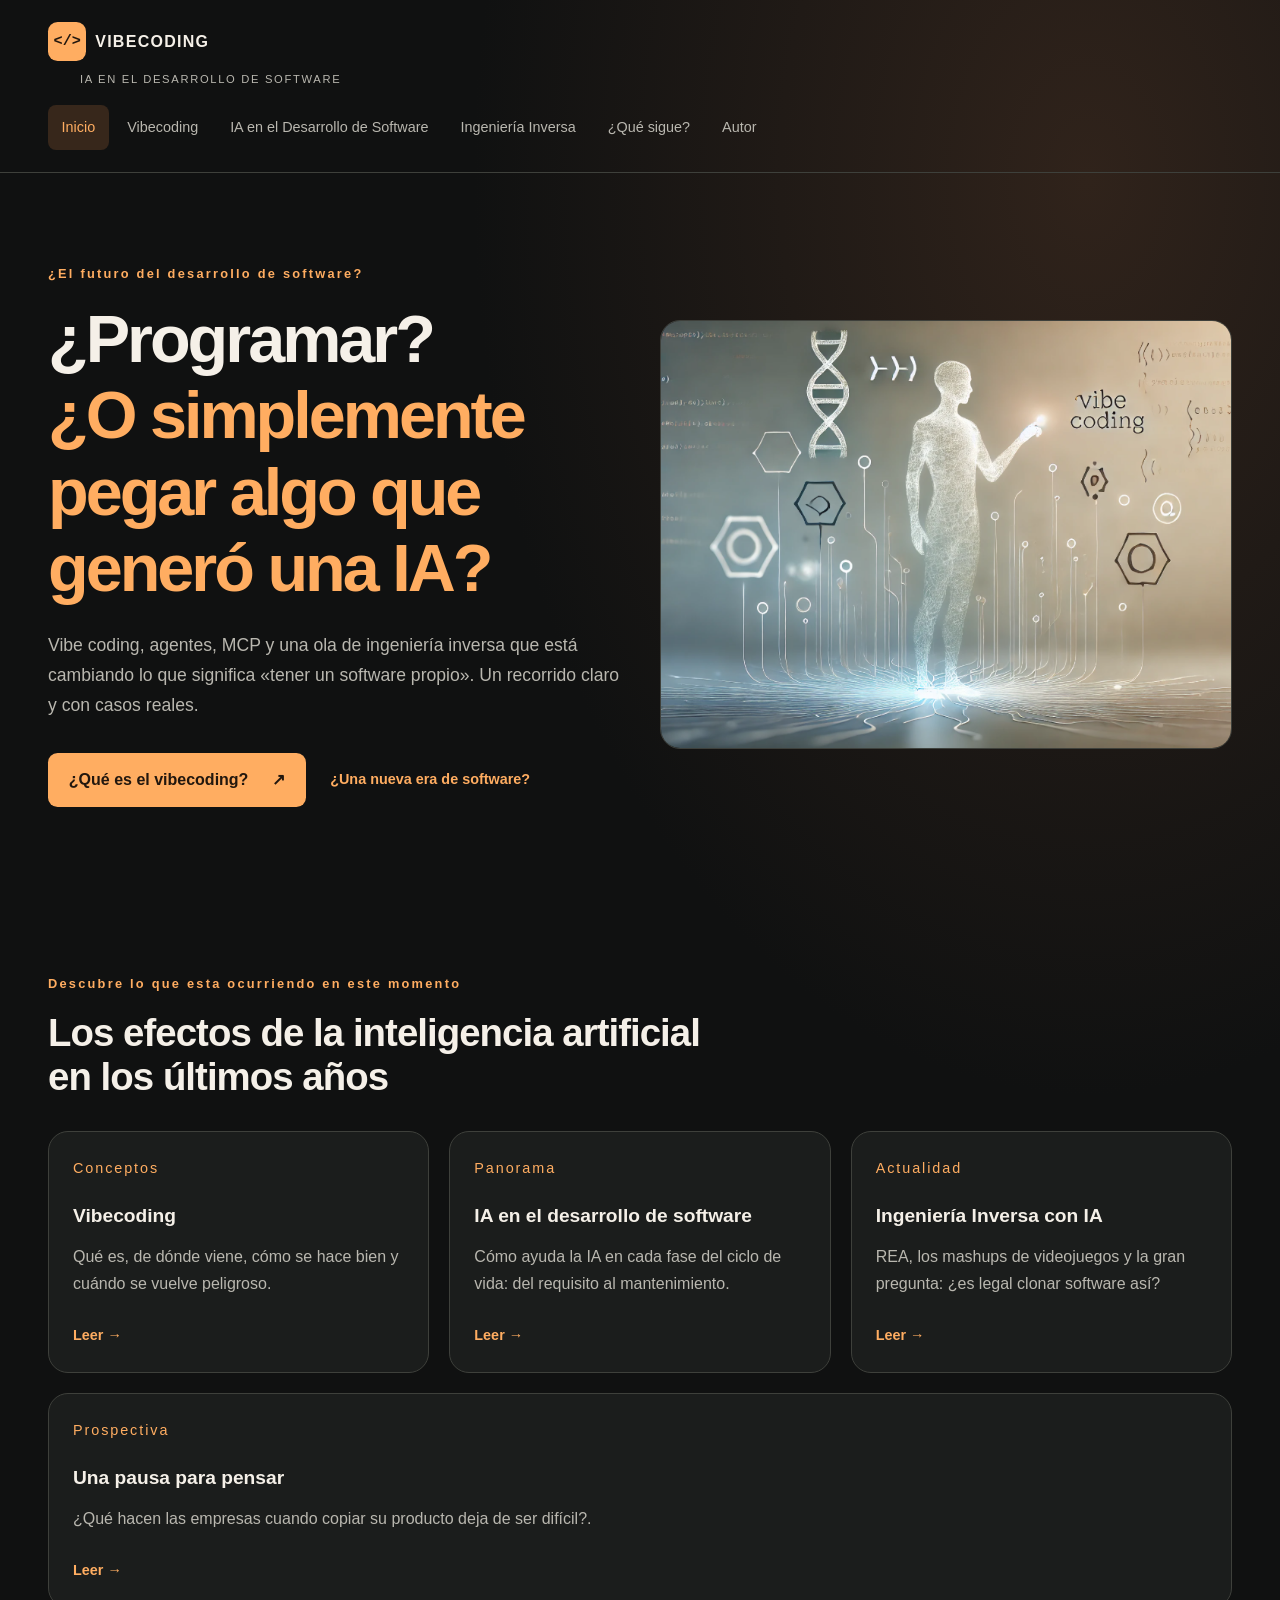
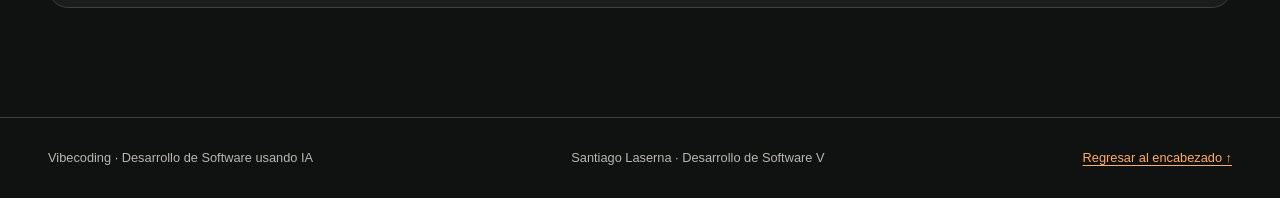
<file: index.html>
<!DOCTYPE html>
<html lang="es">
<head>
    <meta charset="UTF-8">
    <meta name="viewport" content="width=device-width, initial-scale=1.0">
    <meta name="description" content="Vibe coding, IA aplicada al desarrollo de software e ingeniería inversa con agentes de IA: qué está pasando y qué sigue.">
    <title>Vibecoding | Inicio</title>
    <link rel="stylesheet" href="css/estilos.css">
</head>
<body>
    <a class="skip-link" href="#contenido">Saltar al contenido</a>
    <header class="site-header">
        <div class="container header-layout">
            <a class="brand" href="index.html"><span class="brand-icon" aria-hidden="true">&lt;/&gt;</span> VIBECODING<span class="brand-subtitle">IA en el desarrollo de software</span></a>
            <nav aria-label="Navegación principal">
                <ul class="nav-list">
                    <li><a href="index.html" class="activo" aria-current="page">Inicio</a></li>
                    <li><a href="vibecoding.html">Vibecoding</a></li>
                    <li><a href="IAsoftware.html">IA en el Desarrollo de Software</a></li>
                    <li><a href="ingenieria-inversa.html">Ingeniería Inversa</a></li>
                    <li><a href="quesigue.html">¿Qué sigue?</a></li>
                    <li><a href="autor.html">Autor</a></li>

                </ul>
            </nav>
        </div>
    </header>
    <main id="contenido" class="container" tabindex="-1">
        <section class="hero" aria-labelledby="hero-title">
            <div class="hero-copy">
                <p class="eyebrow">¿El futuro del desarrollo de software?</p>
                <h1 id="hero-title">¿Programar?<br><span>¿O simplemente pegar algo que generó una IA?</span></h1>
                <p class="lead">Vibe coding, agentes, MCP y una ola de ingeniería inversa que está cambiando lo que significa «tener un software propio». Un recorrido claro y con casos reales.</p>
                <div class="actions"><a class="button" href="vibecoding.html">¿Qué es el vibecoding?<span aria-hidden="true">↗</span></a><a class="text-link" href="ingenieria-inversa.html">¿Una nueva era de software?</a></div>
            </div>
            <figure class="img-slot" style="--ratio:4/3">
          <img src="IMG/hero-inicio.png" alt="Programador conversando con un asistente de IA en un editor de código" width="800" height="600">
        </figure>
        </section>
        <section class="section" aria-labelledby="discover-title">
            <div class="section-heading"><p class="eyebrow">Descubre lo que esta ocurriendo en este momento</p><h2 id="discover-title">Los efectos de la inteligencia artificial en los últimos años</h2></div>
            <div class="card-list">
                <article class="card"><span class="card-number">Conceptos</span><h3>Vibecoding</h3><p>Qué es, de dónde viene, cómo se hace bien y cuándo se vuelve peligroso.</p><a class="text-link" href="vibecoding.html">Leer →</a></article>
                <article class="card"><span class="card-number">Panorama</span><h3>IA en el desarrollo de software</h3><p>Cómo ayuda la IA en cada fase del ciclo de vida: del requisito al mantenimiento.</p><a class="text-link" href="IAsoftware.html">Leer →</a></article>
                <article class="card"><span class="card-number">Actualidad</span><h3>Ingeniería Inversa con IA</h3><p>REA, los mashups de videojuegos y la gran pregunta: ¿es legal clonar software así?</p><a class="text-link" href="ingenieria-inversa.html">Leer →</a></article>
                <article class="card"><span class="card-number">Prospectiva</span><h3>Una pausa para pensar</h3><p>¿Qué hacen las empresas cuando copiar su producto deja de ser difícil?.</p><a class="text-link" href="quesigue.html">Leer →</a></article>

            </div>
        </section>
    </main>
    <footer class="site-footer">
        <div class="container footer-layout"><p>Vibecoding · Desarrollo de Software usando IA</p><p>Santiago Laserna · Desarrollo de Software V</p><a href="#contenido">Regresar al encabezado ↑</a></div>
    </footer>
</body>
</html>
</file>
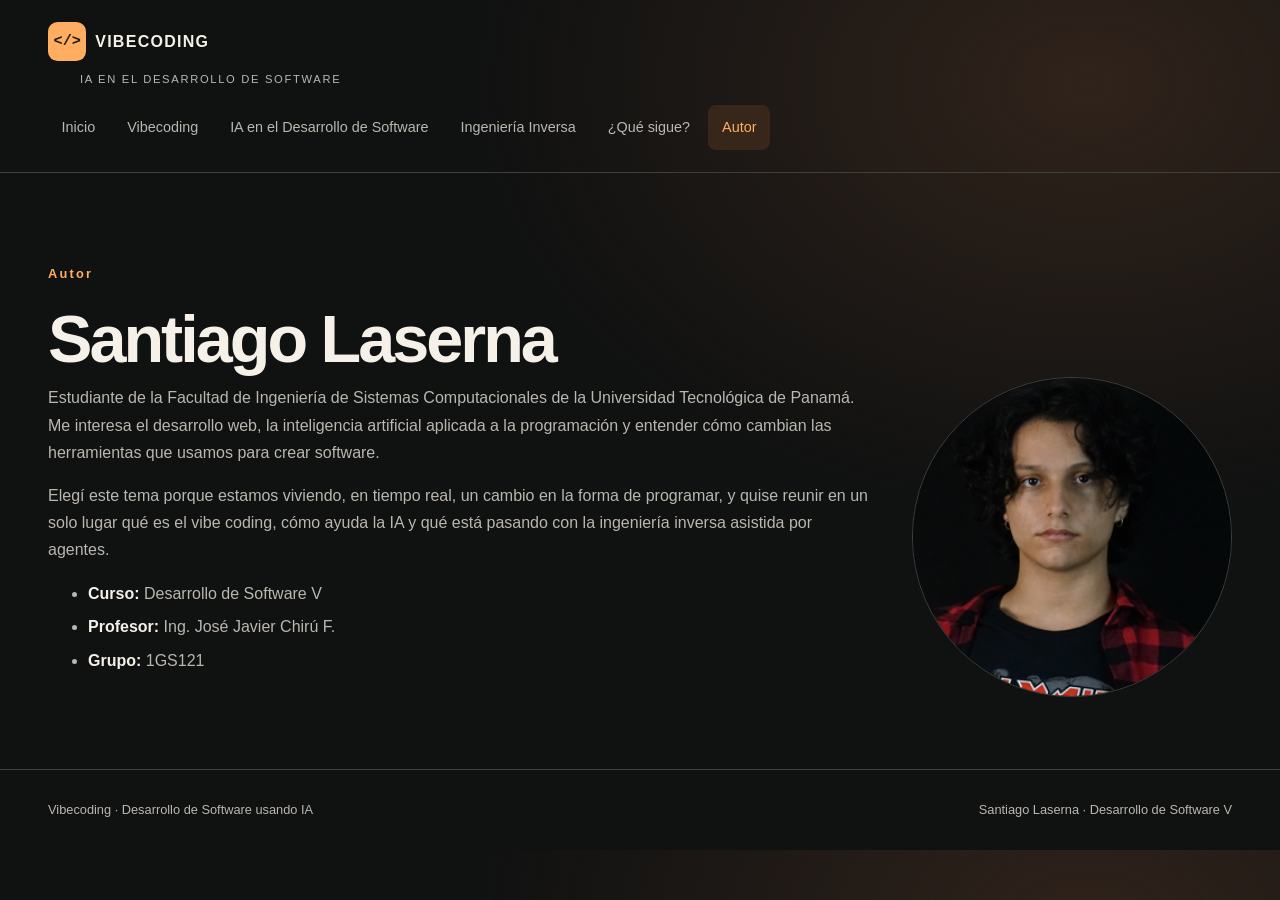
<file: autor.html>
<!DOCTYPE html>
<html lang="es">
<head>
    <meta charset="UTF-8">
    <meta name="viewport" content="width=device-width, initial-scale=1.0">
    <meta name="description" content="Quién hizo este sitio y cómo se aplicaron las reglas de Shneiderman y las heurísticas de Nielsen en su diseño.">
    <title>Vibecoding | Autor</title>
    <link rel="stylesheet" href="css/estilos.css">
</head>
<body>
    <a class="skip-link" href="#contenido">Saltar al contenido</a>
    <header class="site-header">
        <div class="container header-layout">
            <a class="brand" href="index.html"><span class="brand-icon" aria-hidden="true">&lt;/&gt;</span> VIBECODING<span class="brand-subtitle">IA en el desarrollo de software</span></a>
            <nav aria-label="Navegación principal">
                <ul class="nav-list">
                    <li><a href="index.html">Inicio</a></li>
                    <li><a href="vibecoding.html">Vibecoding</a></li>
                    <li><a href="IAsoftware.html">IA en el Desarrollo de Software</a></li>
                    <li><a href="ingenieria-inversa.html">Ingeniería Inversa</a></li>
                    <li><a href="quesigue.html">¿Qué sigue?</a></li>
                    <li><a href="autor.html" class="activo" aria-current="page">Autor</a></li>
                </ul>
            </nav>
        </div>
    </header>
    <main id="contenido" class="container" tabindex="-1">
        <section class="page-intro" aria-labelledby="autor-title">
            <p class="eyebrow">Autor</p>
            <h1 id="autor-title">Santiago Laserna</h1>
             <div class="container split">
                <div>
                    <p>Estudiante de la Facultad de Ingeniería de Sistemas Computacionales de la Universidad Tecnológica de Panamá. Me interesa el desarrollo web, la inteligencia artificial aplicada a la programación y entender cómo cambian las herramientas que usamos para crear software.</p>
                    <p>Elegí este tema porque estamos viviendo, en tiempo real, un cambio en la forma de programar, y quise reunir en un solo lugar qué es el vibe coding, cómo ayuda la IA y qué está pasando con la ingeniería inversa asistida por agentes.</p>
                    <ul>
                        <li><strong>Curso:</strong> Desarrollo de Software V</li>
                        <li><strong>Profesor:</strong> Ing. José Javier Chirú F.</li>
                        <li><strong>Grupo:</strong> 1GS121</li>
                    </ul>
                </div>
                <figure class="img-slot round" style="--ratio:1/1">
                    <img src="IMG/autor.jpg" alt="Fotografía del creador del sitio" width="600" height="600">
                </figure>
            </div>
        </section>
    </main>
    <footer class="site-footer">
        <div class="container footer-layout"><p>Vibecoding · Desarrollo de Software usando IA</p><p>Santiago Laserna · Desarrollo de Software V</p></div>
    </footer>
</body>
</html>
</file>
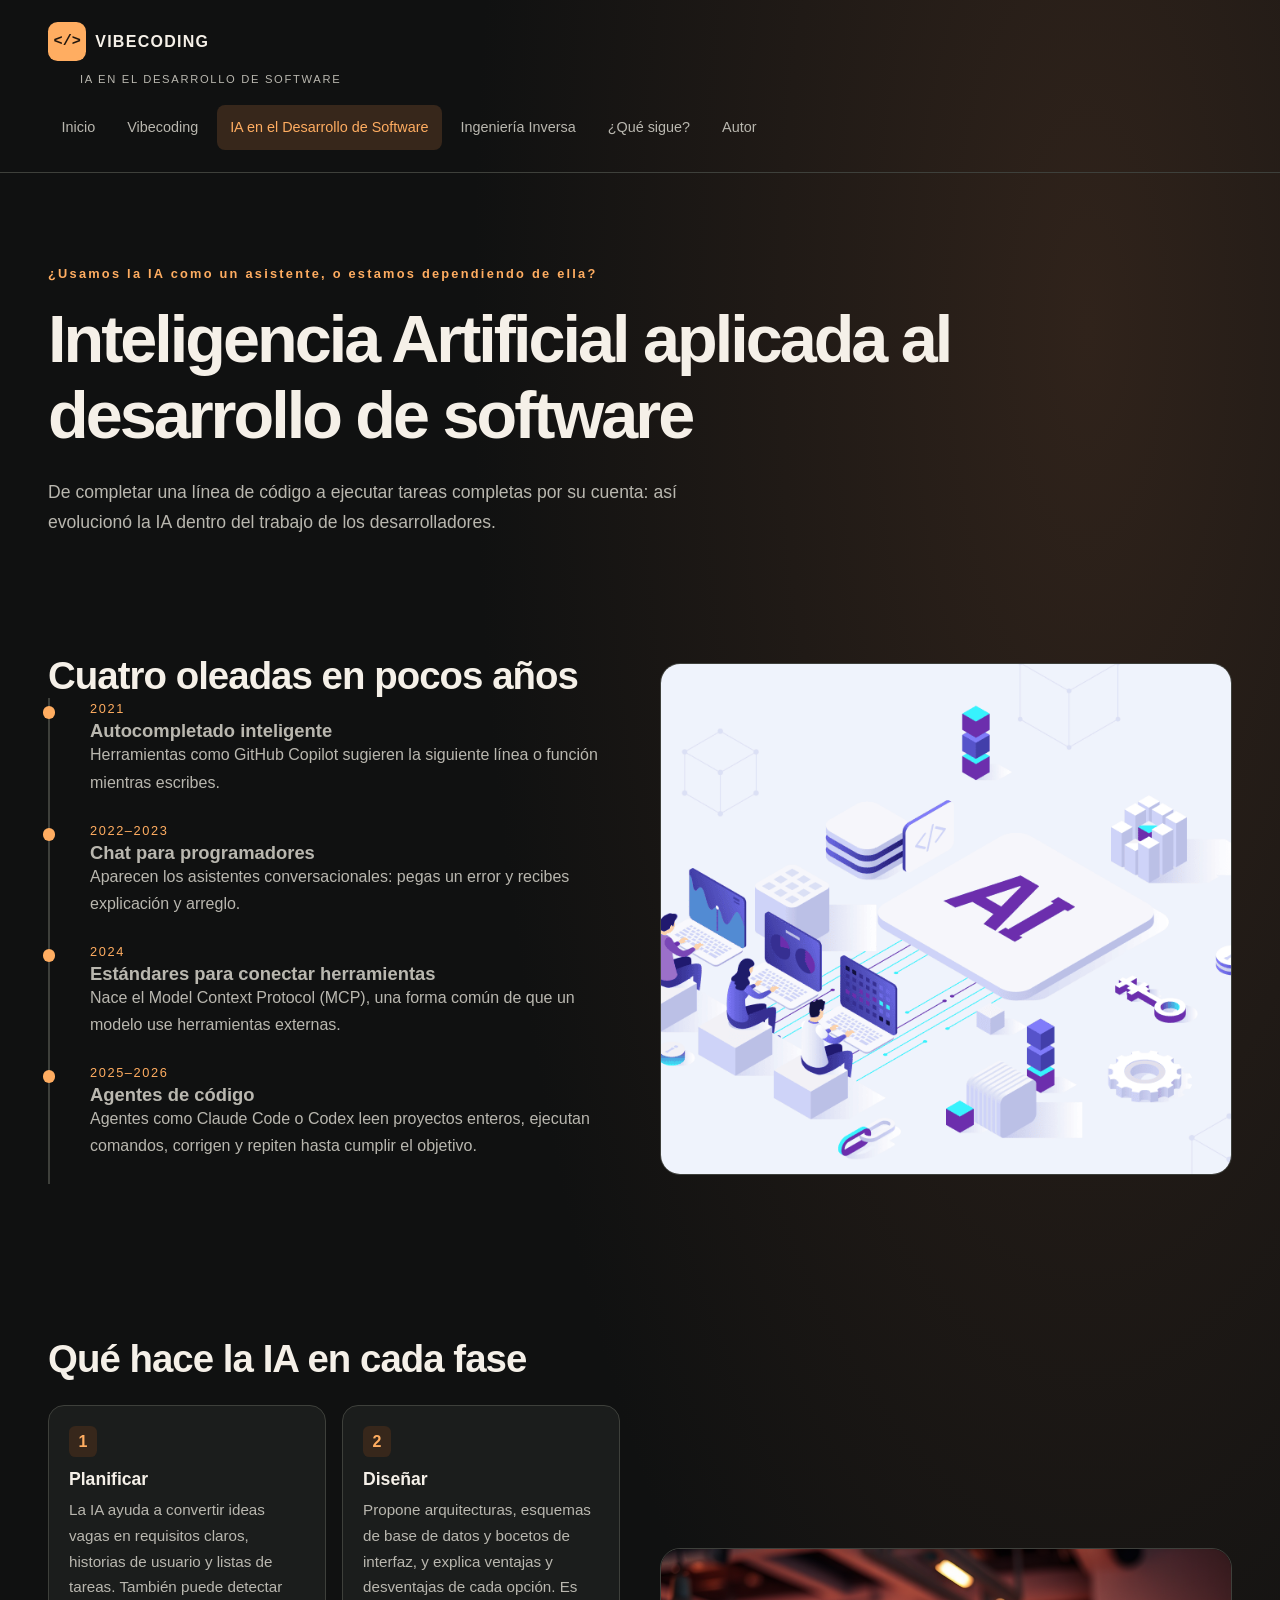
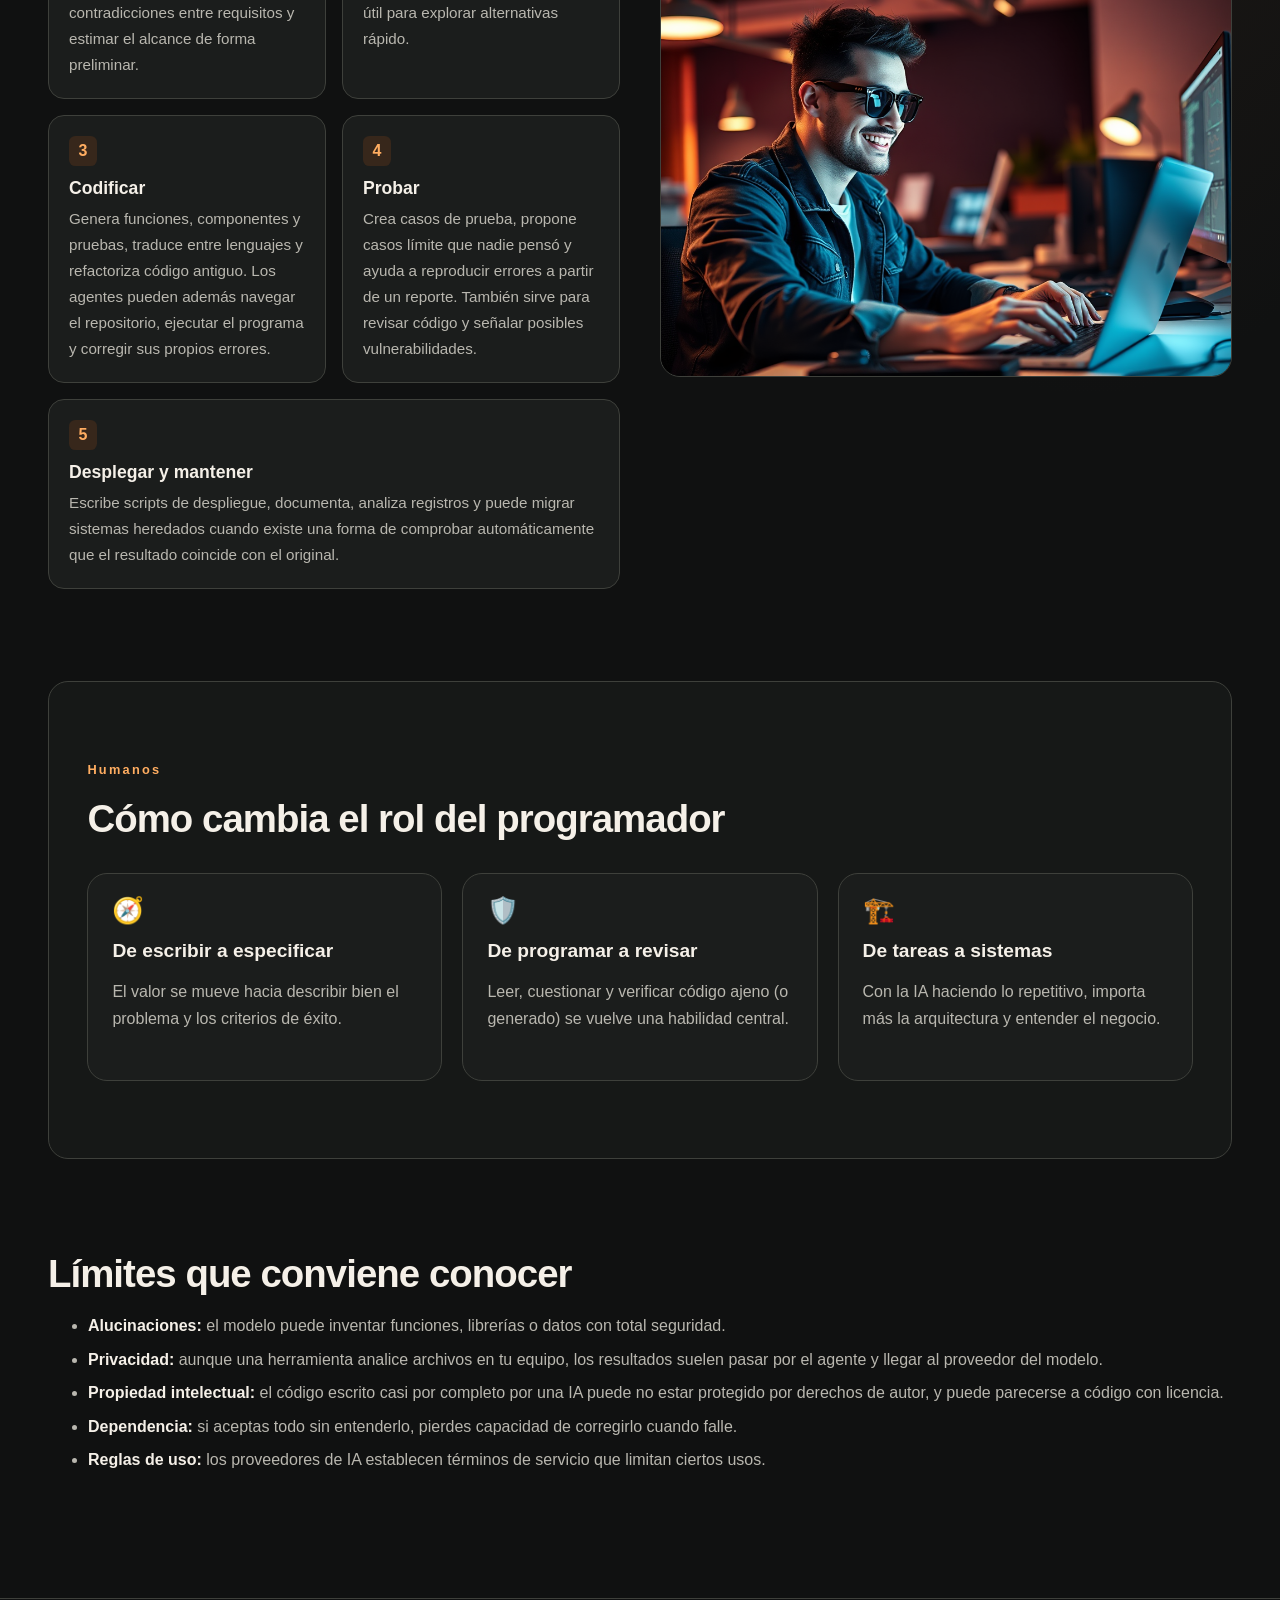
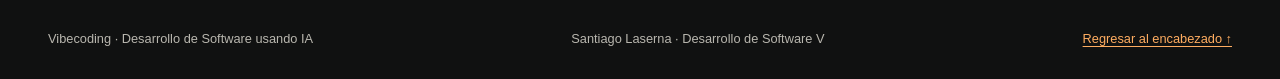
<file: IAsoftware.html>
<!DOCTYPE html>
<html lang="es">
<head>
    <meta charset="UTF-8">
    <meta name="viewport" content="width=device-width, initial-scale=1.0">
    <meta name="description" content="Cómo ha evolucionado la IA en el desarrollo de software y qué hace en cada fase del ciclo de vida.">
    <title>Vibecoding | IA en el desarrollo de software</title>
    <link rel="stylesheet" href="css/estilos.css">
</head>
<body>
    <a class="skip-link" href="#contenido">Saltar al contenido</a>
    <header class="site-header">
        <div class="container header-layout">
            <a class="brand" href="index.html"><span class="brand-icon" aria-hidden="true">&lt;/&gt;</span> VIBECODING<span class="brand-subtitle">IA en el desarrollo de software</span></a>
            <nav aria-label="Navegación principal">
                <ul class="nav-list">
                    <li><a href="index.html">Inicio</a></li>
                    <li><a href="vibecoding.html">Vibecoding</a></li>
                    <li><a href="IAsoftware.html" class="activo" aria-current="page">IA en el Desarrollo de Software</a></li>
                    <li><a href="ingenieria-inversa.html">Ingeniería Inversa</a></li>
                    <li><a href="quesigue.html">¿Qué sigue?</a></li>
                    <li><a href="autor.html">Autor</a></li>
                </ul>
            </nav>
        </div>
    </header>
    <main id="contenido" class="container" tabindex="-1">
        <section class="page-intro" aria-labelledby="gallery-title"><p class="eyebrow">¿Usamos la IA como un asistente, o estamos dependiendo de ella?</p><h1 id="gallery-title">Inteligencia Artificial aplicada al desarrollo de software</h1><p class="lead">De completar una línea de código a ejecutar tareas completas por su cuenta: así evolucionó la IA dentro del trabajo de los desarrolladores.</p></section>
        <section class="section" aria-labelledby="t-evo">
      <div class="container split">
        <div>
          <h2 id="t-evo">Cuatro oleadas en pocos años</h2>
          <ol class="timeline">
            <li><time>2021</time><h3>Autocompletado inteligente</h3><p>Herramientas como GitHub Copilot sugieren la siguiente línea o función mientras escribes.</p></li>
            <li><time>2022–2023</time><h3>Chat para programadores</h3><p>Aparecen los asistentes conversacionales: pegas un error y recibes explicación y arreglo.</p></li>
            <li><time>2024</time><h3>Estándares para conectar herramientas</h3><p>Nace el Model Context Protocol (MCP), una forma común de que un modelo use herramientas externas.</p></li>
            <li><time>2025–2026</time><h3>Agentes de código</h3><p>Agentes como Claude Code o Codex leen proyectos enteros, ejecutan comandos, corrigen y repiten hasta cumplir el objetivo.</p></li>
          </ol>
        </div>
        <figure class="img-slot" style="--ratio:4/5">
          <img src="IMG/ia-evolucion.jpg" alt="Agente de IA ejecutando tareas de programación en una terminal" width="640" height="800">
        </figure>
      </div>
    </section>
        <section class="section" aria-labelledby="t-fases">
      <div class="container split">
        <div>
          <h2 id="t-fases">Qué hace la IA en cada fase</h2>
          <div class="loop">
            <div><h3>Planificar</h3><p>La IA ayuda a convertir ideas vagas en requisitos claros, historias de usuario y listas de tareas. También puede detectar contradicciones entre requisitos y estimar el alcance de forma preliminar.</p></div>
            <div><h3>Diseñar</h3><p>Propone arquitecturas, esquemas de base de datos y bocetos de interfaz, y explica ventajas y desventajas de cada opción. Es útil para explorar alternativas rápido.</p></div>
            <div><h3>Codificar</h3><p>Genera funciones, componentes y pruebas, traduce entre lenguajes y refactoriza código antiguo. Los agentes pueden además navegar el repositorio, ejecutar el programa y corregir sus propios errores.</p></div>
            <div><h3>Probar</h3><p>Crea casos de prueba, propone casos límite que nadie pensó y ayuda a reproducir errores a partir de un reporte. También sirve para revisar código y señalar posibles vulnerabilidades.</p></div>
            <div><h3>Desplegar y mantener</h3><p>Escribe scripts de despliegue, documenta, analiza registros y puede migrar sistemas heredados cuando existe una forma de comprobar automáticamente que el resultado coincide con el original.</p></div>

          </div>
        </div>
        <figure class="img-slot" style="--ratio:4/3">
          <img src="IMG/vibe-coding-portada.jpg" alt="Persona programando con ayuda de un asistente de IA mediante conversación" width="800" height="600">
        </figure>
      </div>
    </section>

       <section class="section alt" aria-labelledby="t-rol">
      <div class="container">
        <div class="section-heading">
          <span class="eyebrow">Humanos</span>
          <h2 id="t-rol">Cómo cambia el rol del programador</h2>
        </div>
        <div class="card-list">
          <article class="card"><span class="icon" aria-hidden="true">🧭</span><h3>De escribir a especificar</h3><p>El valor se mueve hacia describir bien el problema y los criterios de éxito.</p></article>
          <article class="card"><span class="icon" aria-hidden="true">🛡️</span><h3>De programar a revisar</h3><p>Leer, cuestionar y verificar código ajeno (o generado) se vuelve una habilidad central.</p></article>
          <article class="card"><span class="icon" aria-hidden="true">🏗️</span><h3>De tareas a sistemas</h3><p>Con la IA haciendo lo repetitivo, importa más la arquitectura y entender el negocio.</p></article>
        </div>
      </div>
    </section>

    <section class="section" aria-labelledby="t-limites">
      <div class="container split">
        <div>
          <h2 id="t-limites">Límites que conviene conocer</h2>
          <ul>
            <li><strong>Alucinaciones:</strong> el modelo puede inventar funciones, librerías o datos con total seguridad.</li>
            <li><strong>Privacidad:</strong> aunque una herramienta analice archivos en tu equipo, los resultados suelen pasar por el agente y llegar al proveedor del modelo.</li>
            <li><strong>Propiedad intelectual:</strong> el código escrito casi por completo por una IA puede no estar protegido por derechos de autor, y puede parecerse a código con licencia.</li>
            <li><strong>Dependencia:</strong> si aceptas todo sin entenderlo, pierdes capacidad de corregirlo cuando falle.</li>
            <li><strong>Reglas de uso:</strong> los proveedores de IA establecen términos de servicio que limitan ciertos usos.</li>
          </ul>
        </div>
      </div>
    </section>
    </main>
    <footer class="site-footer">
        <div class="container footer-layout"><p>Vibecoding · Desarrollo de Software usando IA</p><p>Santiago Laserna · Desarrollo de Software V</p><a href="#contenido">Regresar al encabezado ↑</a></div>
    </footer>
</body>
</html>
</file>
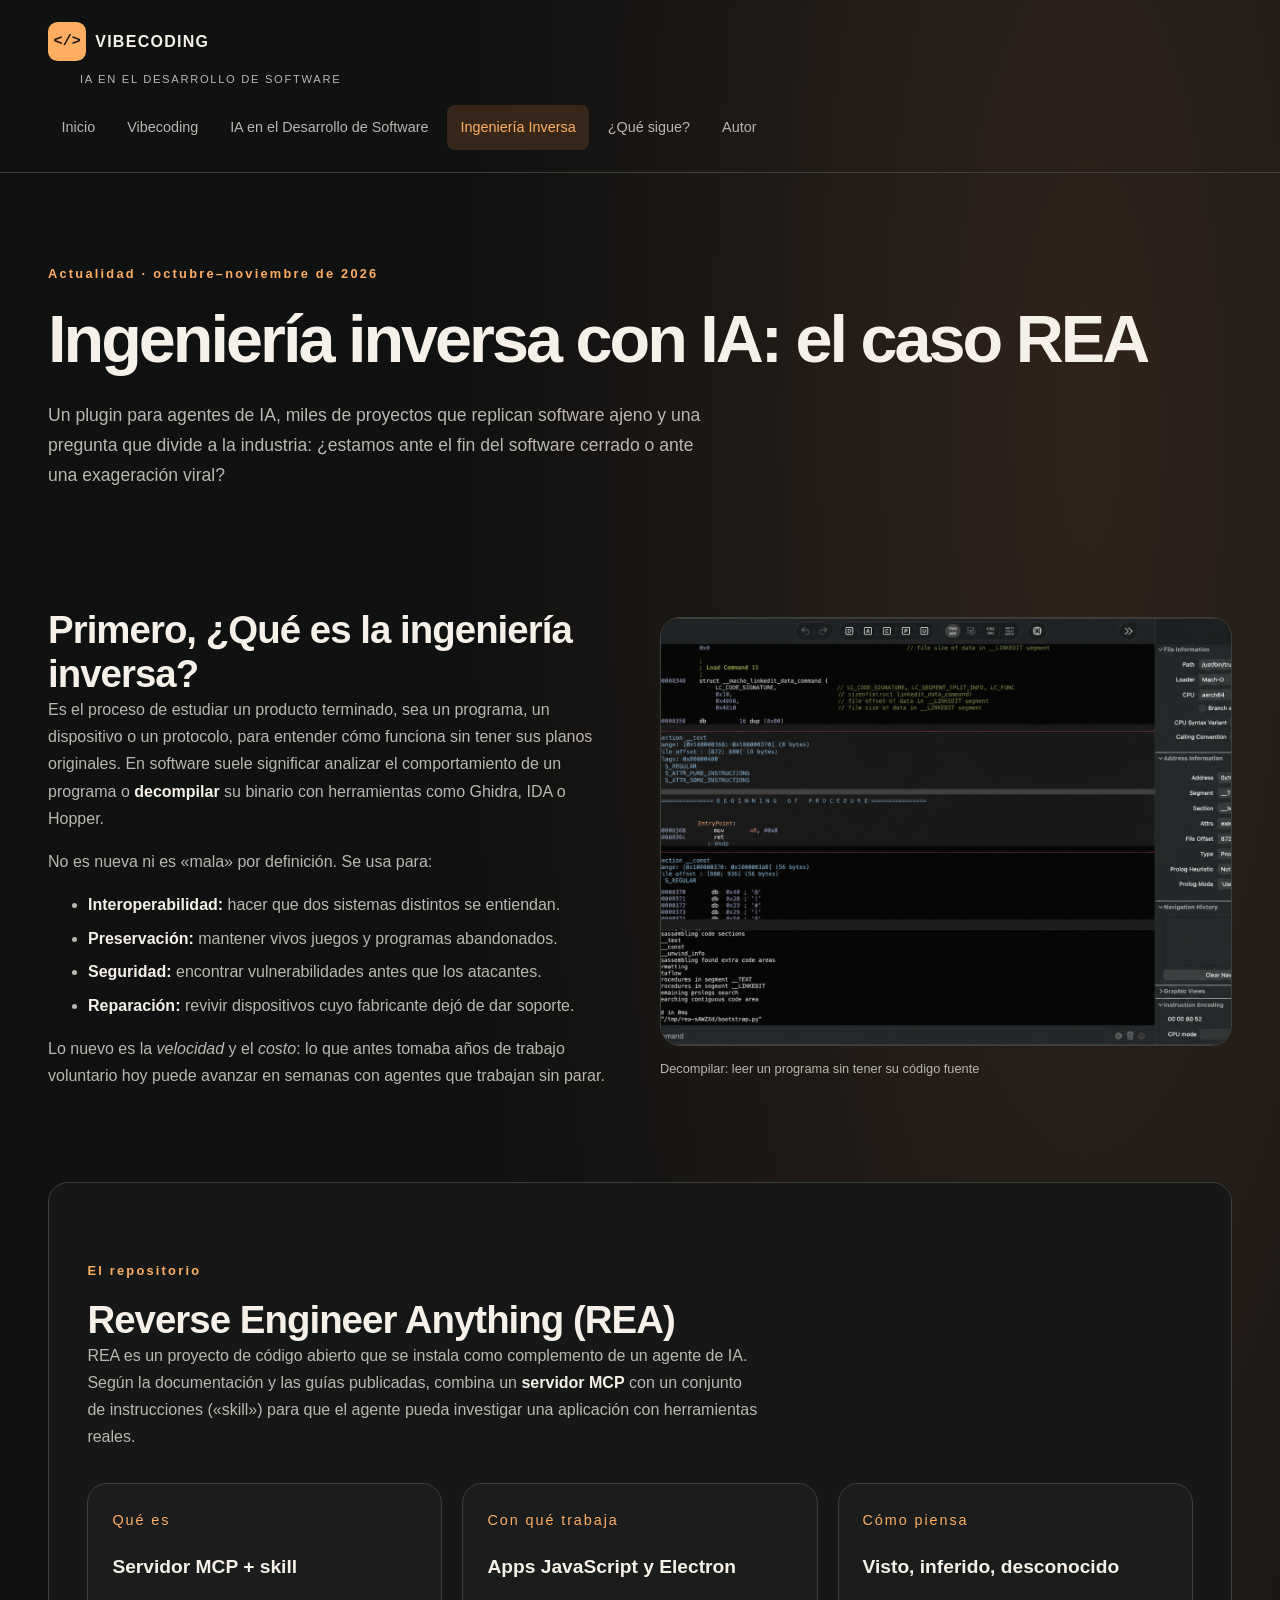
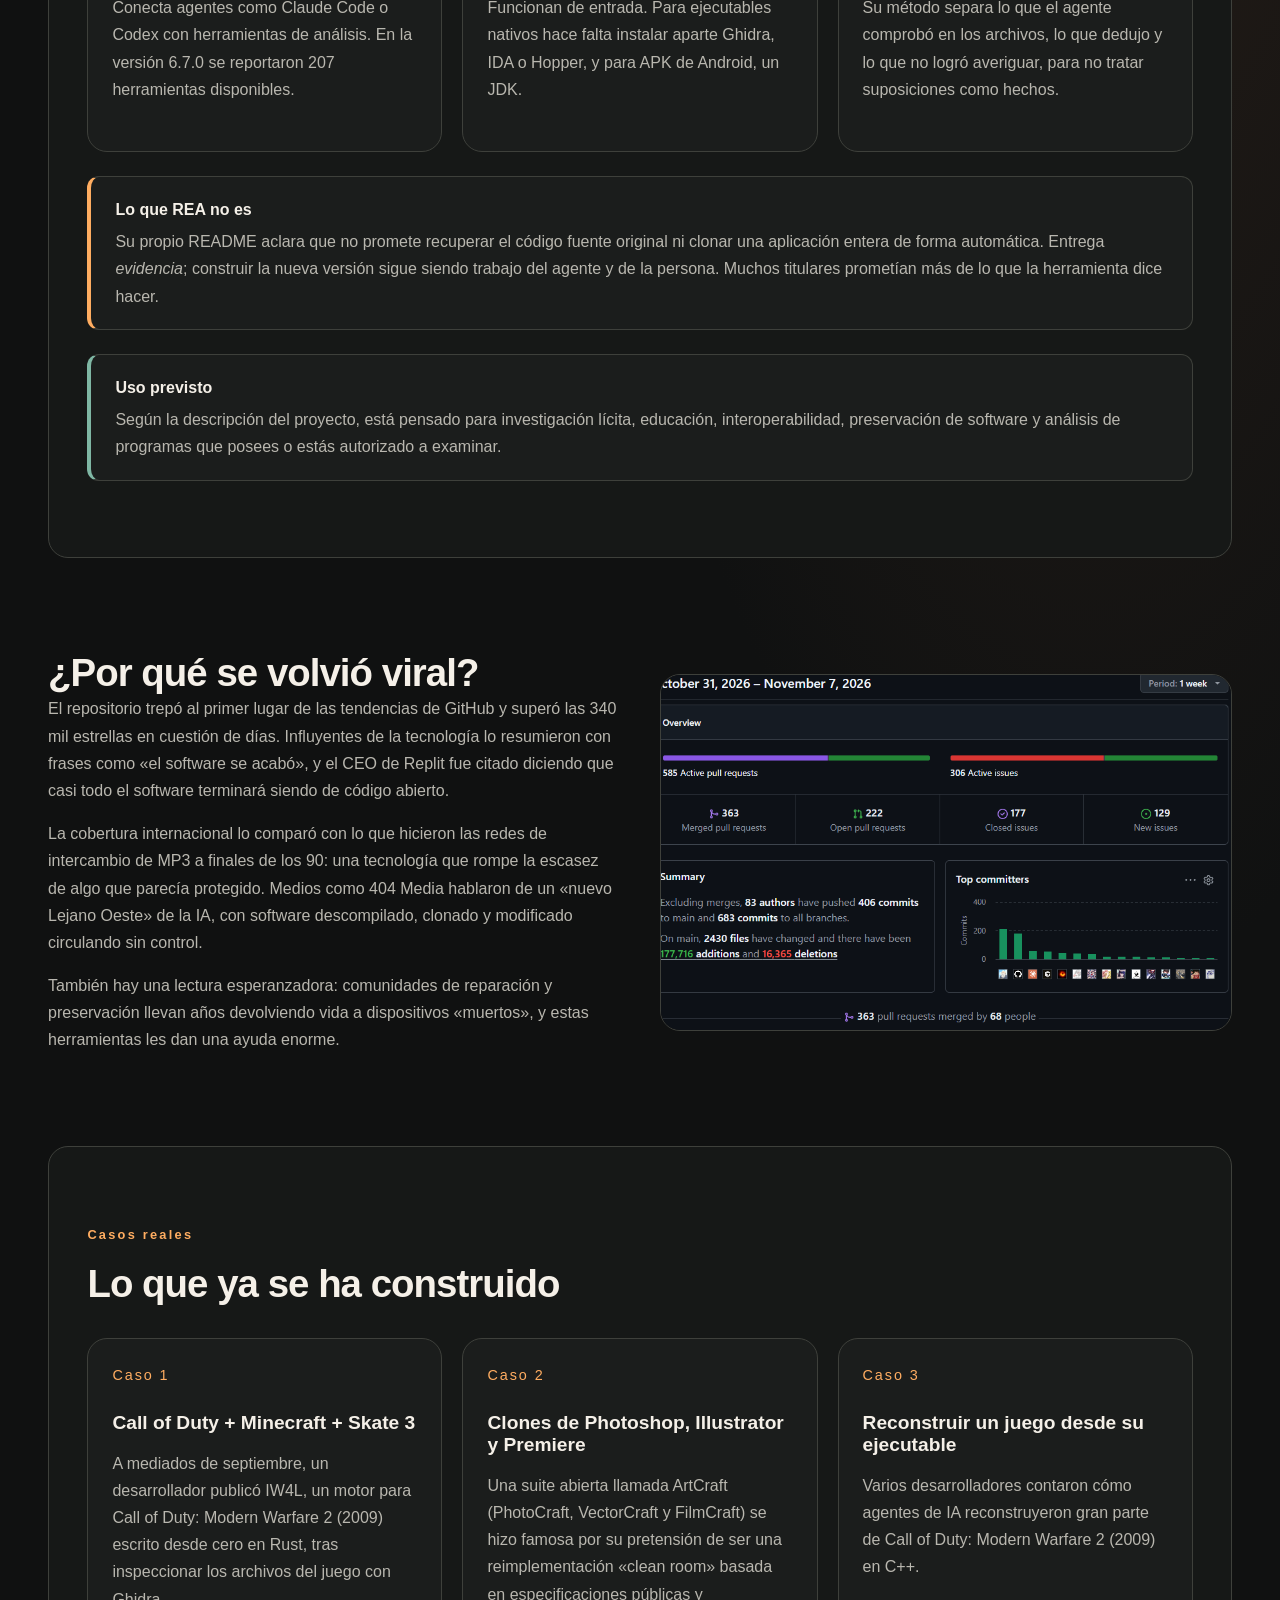
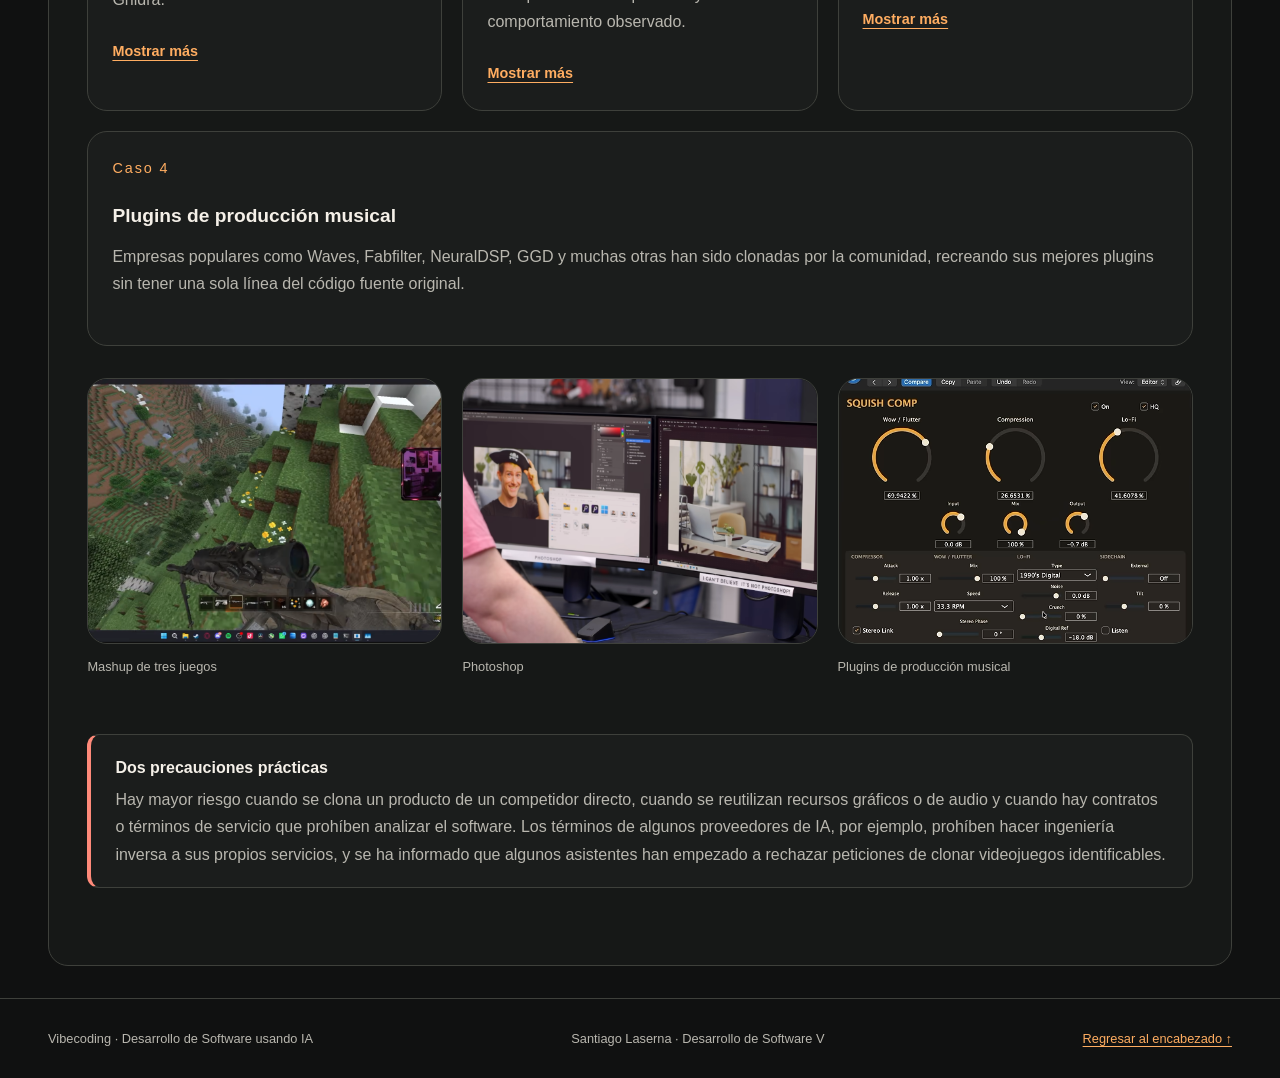
<file: ingenieria-inversa.html>
<!DOCTYPE html>
<html lang="es">
<head>
    <meta charset="UTF-8">
    <meta name="viewport" content="width=device-width, initial-scale=1.0">
    <meta name="description" content="Qué es Reverse Engineer Anything (REA), qué se ha construido con ingeniería inversa asistida por IA y qué tan legal es.">
    <title>Vibecoding | Ingeniería inversa con IA</title>
    <link rel="stylesheet" href="css/estilos.css">
    <script src="js/script.js" defer></script>
</head>
<body>
    <a class="skip-link" href="#contenido">Saltar al contenido</a>
    <header class="site-header">
        <div class="container header-layout">
            <a class="brand" href="index.html"><span class="brand-icon" aria-hidden="true">&lt;/&gt;</span> VIBECODING<span class="brand-subtitle">IA en el desarrollo de software</span></a>
            <nav aria-label="Navegación principal">
                <ul class="nav-list">
                    <li><a href="index.html">Inicio</a></li>
                    <li><a href="vibecoding.html">Vibecoding</a></li>
                    <li><a href="IAsoftware.html">IA en el Desarrollo de Software</a></li>
                    <li><a href="ingenieria-inversa.html" class="activo" aria-current="page">Ingeniería Inversa</a></li>
                    <li><a href="quesigue.html">¿Qué sigue?</a></li>
                    <li><a href="autor.html">Autor</a></li>
                </ul>
            </nav>
        </div>
    </header>
    <main id="contenido" class="container" tabindex="-1">
        <section class="page-intro" aria-labelledby="gallery-title"><p class="eyebrow">Actualidad · octubre–noviembre de 2026</p><h1 id="gallery-title">Ingeniería inversa con IA: el caso REA</h1><p class="lead">Un plugin para agentes de IA, miles de proyectos que replican software ajeno y una pregunta que divide a la industria: ¿estamos ante el fin del software cerrado o ante una exageración viral?</p></section>
        <section class="section" aria-labelledby="t-ie">
      <div class="container split">
        <div>
          <h2 id="t-ie">Primero, ¿Qué es la ingeniería inversa?</h2>
          <p>Es el proceso de estudiar un producto terminado, sea un programa, un dispositivo o un protocolo, para entender cómo funciona sin tener sus planos originales. En software suele significar analizar el comportamiento de un programa o <strong>decompilar</strong> su binario con herramientas como Ghidra, IDA o Hopper.</p>
          <p>No es nueva ni es «mala» por definición. Se usa para:</p>
          <ul>
            <li><strong>Interoperabilidad:</strong> hacer que dos sistemas distintos se entiendan.</li>
            <li><strong>Preservación:</strong> mantener vivos juegos y programas abandonados.</li>
            <li><strong>Seguridad:</strong> encontrar vulnerabilidades antes que los atacantes.</li>
            <li><strong>Reparación:</strong> revivir dispositivos cuyo fabricante dejó de dar soporte.</li>
          </ul>
          <p>Lo nuevo es la <em>velocidad</em> y el <em>costo</em>: lo que antes tomaba años de trabajo voluntario hoy puede avanzar en semanas con agentes que trabajan sin parar.</p>
        </div>
        <figure class="img-slot" style="--ratio:4/3">
          <img src="IMG/ing-inversa-concepto.jpg" alt="Herramienta de decompilación mostrando código de un programa analizado" width="800" height="600">
          <figcaption>Decompilar: leer un programa sin tener su código fuente</figcaption>
        </figure>
      </div>
    </section>

        <section class="section alt" aria-labelledby="t-rea">
      <div class="container">
        <div class="section-heading">
          <span class="eyebrow">El repositorio</span>
          <h2 id="t-rea">Reverse Engineer Anything (REA)</h2>
          <p>REA es un proyecto de código abierto que se instala como complemento de un agente de IA. Según la documentación y las guías publicadas, combina un <strong>servidor MCP</strong> con un conjunto de instrucciones («skill») para que el agente pueda investigar una aplicación con herramientas reales.</p>
        </div>
        <div class="card-list">
          <article class="card"><span class="card-number">Qué es</span><h3>Servidor MCP + skill</h3><p>Conecta agentes como Claude Code o Codex con herramientas de análisis. En la versión 6.7.0 se reportaron 207 herramientas disponibles.</p></article>
          <article class="card"><span class="card-number">Con qué trabaja</span><h3>Apps JavaScript y Electron</h3><p>Funcionan de entrada. Para ejecutables nativos hace falta instalar aparte Ghidra, IDA o Hopper, y para APK de Android, un JDK.</p></article>
          <article class="card"><span class="card-number">Cómo piensa</span><h3>Visto, inferido, desconocido</h3><p>Su método separa lo que el agente comprobó en los archivos, lo que dedujo y lo que no logró averiguar, para no tratar suposiciones como hechos.</p></article>
        </div>
        <div class="callout warn">
          <strong>Lo que REA no es</strong>
          <p>Su propio README aclara que no promete recuperar el código fuente original ni clonar una aplicación entera de forma automática. Entrega <em>evidencia</em>; construir la nueva versión sigue siendo trabajo del agente y de la persona. Muchos titulares prometían más de lo que la herramienta dice hacer.</p>
        </div>
        <div class="callout">
          <strong>Uso previsto</strong>
          <p>Según la descripción del proyecto, está pensado para investigación lícita, educación, interoperabilidad, preservación de software y análisis de programas que posees o estás autorizado a examinar.</p>
        </div>
      </div>
    </section>

       <section class="section" aria-labelledby="t-viral">
      <div class="container split">
        <div>
          <h2 id="t-viral">¿Por qué se volvió viral?</h2>
          <p>El repositorio trepó al primer lugar de las tendencias de GitHub y superó las 340 mil estrellas en cuestión de días. Influyentes de la tecnología lo resumieron con frases como «el software se acabó», y el CEO de Replit fue citado diciendo que casi todo el software terminará siendo de código abierto.</p>
          <p>La cobertura internacional lo comparó con lo que hicieron las redes de intercambio de MP3 a finales de los 90: una tecnología que rompe la escasez de algo que parecía protegido. Medios como 404 Media hablaron de un «nuevo Lejano Oeste» de la IA, con software descompilado, clonado y modificado circulando sin control.</p>
          <p>También hay una lectura esperanzadora: comunidades de reparación y preservación llevan años devolviendo vida a dispositivos «muertos», y estas herramientas les dan una ayuda enorme.</p>
        </div>
        <figure class="img-slot" style="--ratio:16/10">
          <img src="IMG/rea-viral.jpg" alt="Gráfico del crecimiento de estrellas del repositorio REA en GitHub" width="800" height="500">
        </figure>
      </div>
    </section>

    <section class="section alt" aria-labelledby="t-casos">
      <div class="container">
        <div class="section-heading">
          <p class="eyebrow">Casos reales</p>
          <h2 id="t-casos">Lo que ya se ha construido</h2>
        </div>
        <div class="card-list">
          <article class="card"><span class="card-number">Caso 1</span><h3>Call of Duty + Minecraft + Skate 3</h3><p>A mediados de septiembre, un desarrollador publicó IW4L, un motor para Call of Duty: Modern Warfare 2 (2009) escrito desde cero en Rust, tras inspeccionar los archivos del juego con Ghidra.<span class="texto-extra" hidden> Dos semanas después, otro modder lo usó para combinar el juego con la física de Skate 3 y un mundo estilo Minecraft: caminas con armas de Call of Duty y con una tecla saltas a un skate. El mashup necesita que el jugador tenga su propia copia de los juegos originales.</span></p><button type="button" class="boton-mas" aria-expanded="false">Mostrar más</button></article>
          <article class="card"><span class="card-number">Caso 2</span><h3>Clones de Photoshop, Illustrator y Premiere</h3><p>Una suite abierta llamada ArtCraft (PhotoCraft, VectorCraft y FilmCraft) se hizo famosa por su pretensión de ser una reimplementación «clean room» basada en especificaciones públicas y comportamiento observado.<span class="texto-extra" hidden> Su autor dijo públicamente que no usó REA para proteger esa defensa. El proyecto afirma que 134 de 135 archivos PSD de prueba se abren y guardan idénticos.</span></p><button type="button" class="boton-mas" aria-expanded="false">Mostrar más</button></article>
          <article class="card"><span class="card-number">Caso 3</span><h3>Reconstruir un juego desde su ejecutable</h3><p>Varios desarrolladores contaron cómo agentes de IA reconstruyeron gran parte de Call of Duty: Modern Warfare 2 (2009) en C++.<span class="texto-extra" hidden> Otros proyectos de decompilación «matching», que busca código que compile idéntico al binario original, alcanzaron hitos en GoldenEye 007, Super Smash Bros. Melee y Halo: Combat Evolved. El truco: esa comparación byte a byte le da al agente una prueba objetiva de acierto que puede repetir sin supervisión.</span></p><button type="button" class="boton-mas" aria-expanded="false">Mostrar más</button></article>
          <article class="card"><span class="card-number">Caso 4</span><h3>Plugins de producción musical</h3><p>Empresas populares como Waves, Fabfilter, NeuralDSP, GGD y muchas otras han sido clonadas por la comunidad, recreando sus mejores plugins sin tener una sola línea del código fuente original.</p></article>
        </div>

        <div class="gallery">
          <figure class="img-slot" style="--ratio:4/3">
            <img src="IMG/caso-mashup.jpg" alt="Captura del mashup de Call of Duty, Skate 3 y Minecraft" width="640" height="480">
            <figcaption>Mashup de tres juegos</figcaption>
          </figure>
          <figure class="img-slot" style="--ratio:4/3">
            <img src="IMG/caso-artcraft.jpg" alt="Interfaz de Photoshop, clon de código abierto de un editor de imágenes" width="640" height="480">
            <figcaption>Photoshop</figcaption>
          </figure>
          <figure class="img-slot" style="--ratio:4/3">
            <img src="IMG/caso-plugins.jpg" alt="Captura de Waves" width="640" height="480">
            <figcaption>Plugins de producción musical</figcaption>
          </figure>
        </div>

        <div class="callout danger">
          <strong>Dos precauciones prácticas</strong>
          <p>Hay mayor riesgo cuando se clona un producto de un competidor directo, cuando se reutilizan recursos gráficos o de audio y cuando hay contratos o términos de servicio que prohíben analizar el software. Los términos de algunos proveedores de IA, por ejemplo, prohíben hacer ingeniería inversa a sus propios servicios, y se ha informado que algunos asistentes han empezado a rechazar peticiones de clonar videojuegos identificables.</p>
        </div>
      </div>
    </section>
    </main>
    <footer class="site-footer">
        <div class="container footer-layout"><p>Vibecoding · Desarrollo de Software usando IA</p><p>Santiago Laserna · Desarrollo de Software V</p><a href="#contenido">Regresar al encabezado ↑</a></div>
    </footer>
</body>
</html>
</file>
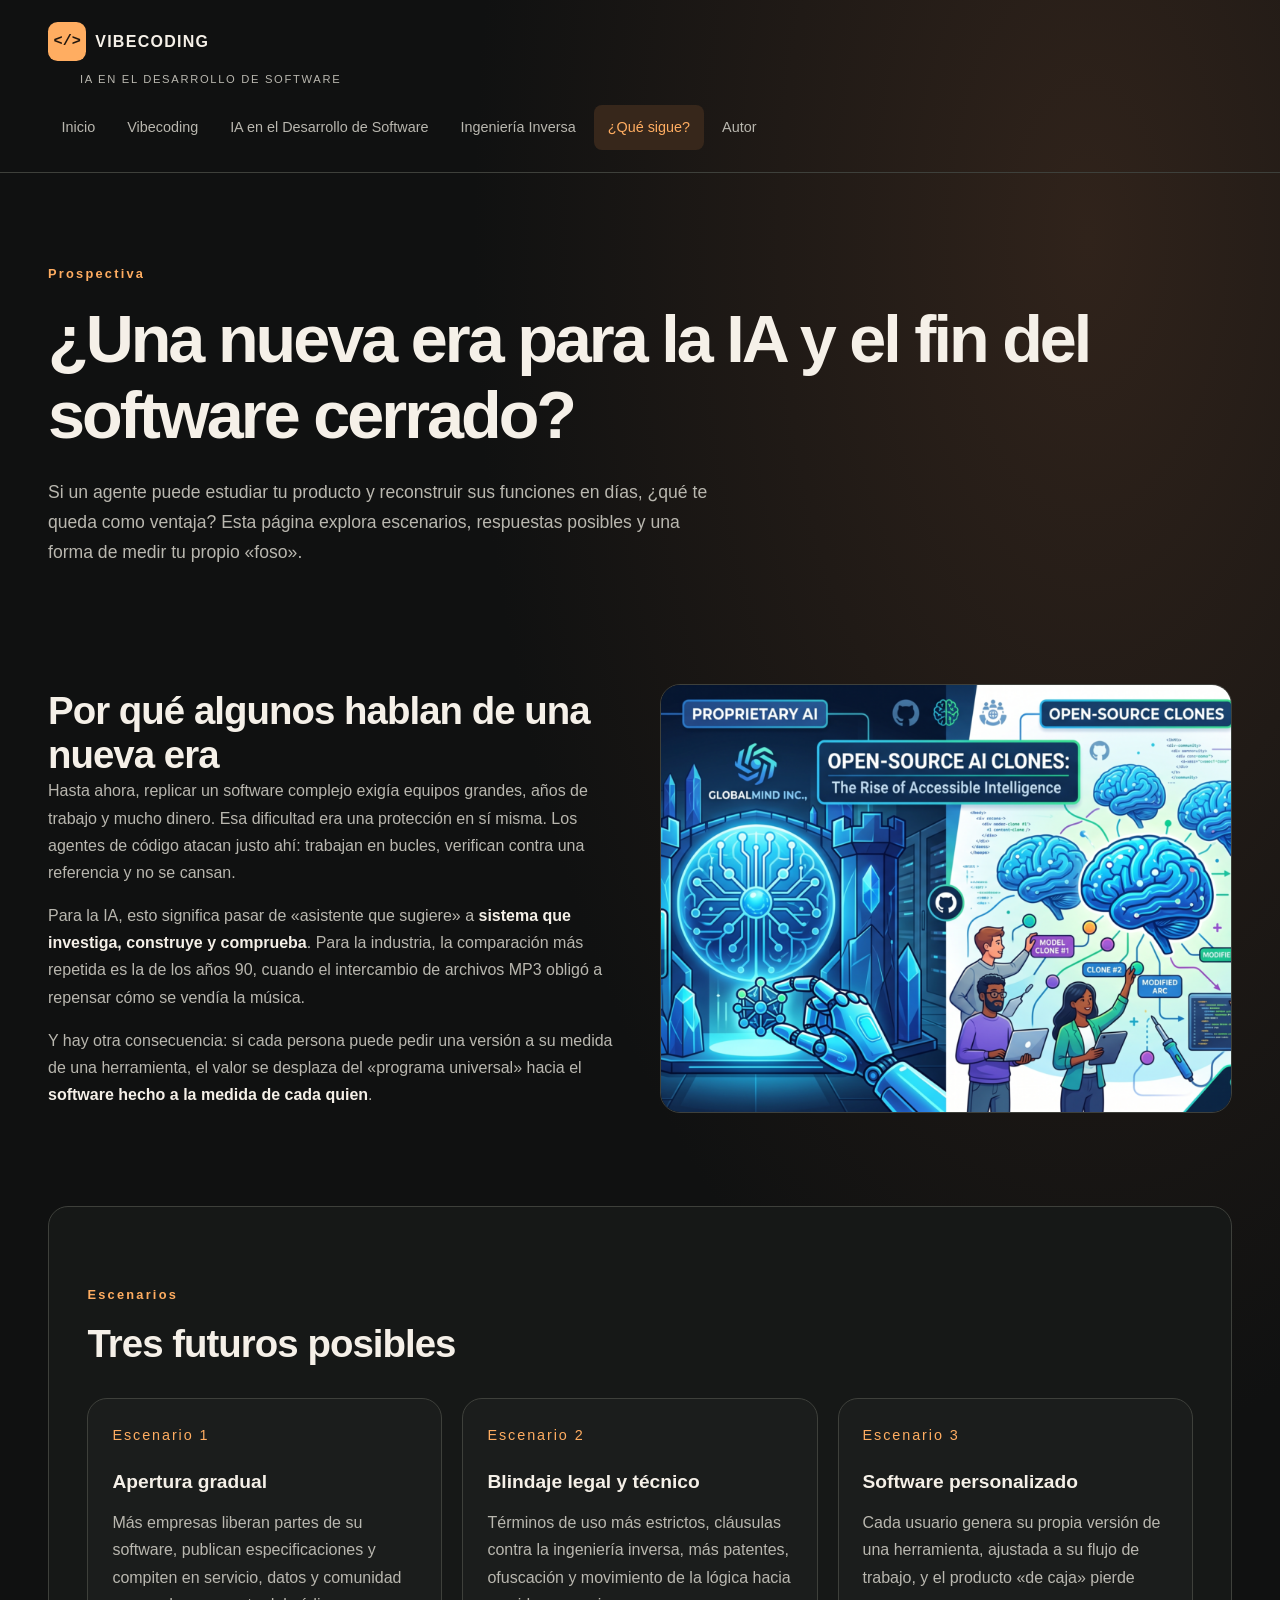
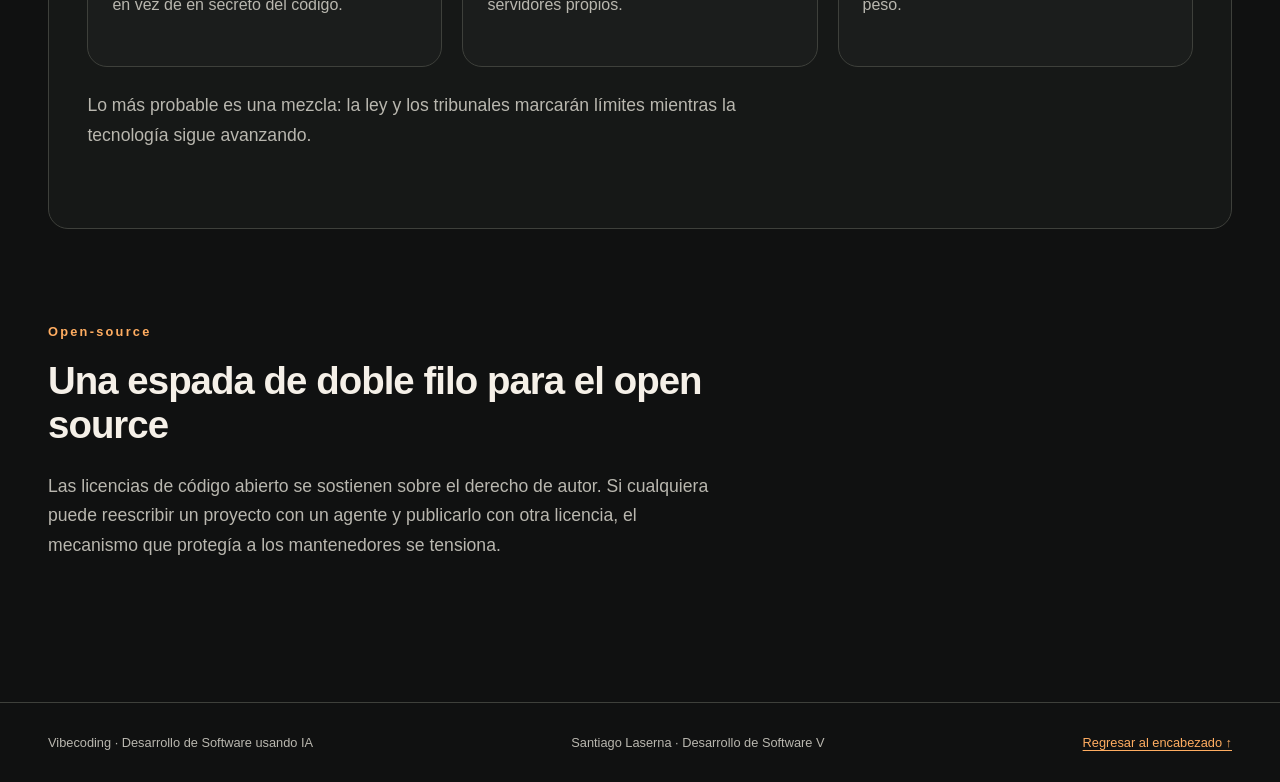
<file: quesigue.html>
<!DOCTYPE html>
<html lang="es">
<head>
    <meta charset="UTF-8">
    <meta name="viewport" content="width=device-width, initial-scale=1.0">
    <meta name="description" content="Qué significa para la IA y para las empresas de software cerrado que copiar un producto sea cada vez más fácil: escenarios y reflexión final.">
    <title>Vibecoding | ¿Qué sigue?</title>
    <link rel="stylesheet" href="css/estilos.css">
</head>
<body>
    <a class="skip-link" href="#contenido">Saltar al contenido</a>
    <header class="site-header">
        <div class="container header-layout">
            <a class="brand" href="index.html"><span class="brand-icon" aria-hidden="true">&lt;/&gt;</span> VIBECODING<span class="brand-subtitle">IA en el desarrollo de software</span></a>
            <nav aria-label="Navegación principal">
                <ul class="nav-list">
                    <li><a href="index.html">Inicio</a></li>
                    <li><a href="vibecoding.html">Vibecoding</a></li>
                    <li><a href="IAsoftware.html">IA en el Desarrollo de Software</a></li>
                    <li><a href="ingenieria-inversa.html">Ingeniería Inversa</a></li>
                    <li><a href="quesigue.html" class="activo" aria-current="page">¿Qué sigue?</a></li>
                    <li><a href="autor.html">Autor</a></li>
                </ul>
            </nav>
        </div>
    </header>
    <main id="contenido" class="container" tabindex="-1">
        <section class="page-intro" aria-labelledby="info-title"><p class="eyebrow">Prospectiva</p><h1 id="info-title">¿Una nueva era para la IA y el fin del software cerrado?</h1><p class="lead">Si un agente puede estudiar tu producto y reconstruir sus funciones en días, ¿qué te queda como ventaja? Esta página explora escenarios, respuestas posibles y una forma de medir tu propio «foso».</p></section>
        <section class="section" aria-labelledby="t-era">
      <div class="container split">
        <div>
          <h2 id="t-era">Por qué algunos hablan de una nueva era</h2>
          <p>Hasta ahora, replicar un software complejo exigía equipos grandes, años de trabajo y mucho dinero. Esa dificultad era una protección en sí misma. Los agentes de código atacan justo ahí: trabajan en bucles, verifican contra una referencia y no se cansan.</p>
          <p>Para la IA, esto significa pasar de «asistente que sugiere» a <strong>sistema que investiga, construye y comprueba</strong>. Para la industria, la comparación más repetida es la de los años 90, cuando el intercambio de archivos MP3 obligó a repensar cómo se vendía la música.</p>
          <p>Y hay otra consecuencia: si cada persona puede pedir una versión a su medida de una herramienta, el valor se desplaza del «programa universal» hacia el <strong>software hecho a la medida de cada quien</strong>.</p>
        </div>
        <figure class="img-slot" style="--ratio:4/3">
          <img src="IMG/futuro-era.jpg" alt="Ilustración de un castillo con foso que representa la protección del software cerrado" width="800" height="600">
        </figure>
      </div>
    </section>
        <section class="section alt" aria-labelledby="t-esc">
      <div class="container">
        <div class="section-heading">
          <p class="eyebrow">Escenarios</p>
          <h2 id="t-esc">Tres futuros posibles</h2>
        </div>
        <div class="card-list">
          <article class="card"><span class="card-number">Escenario 1</span><h3>Apertura gradual</h3><p>Más empresas liberan partes de su software, publican especificaciones y compiten en servicio, datos y comunidad en vez de en secreto del código.</p></article>
          <article class="card"><span class="card-number">Escenario 2</span><h3>Blindaje legal y técnico</h3><p>Términos de uso más estrictos, cláusulas contra la ingeniería inversa, más patentes, ofuscación y movimiento de la lógica hacia servidores propios.</p></article>
          <article class="card"><span class="card-number">Escenario 3</span><h3>Software personalizado</h3><p>Cada usuario genera su propia versión de una herramienta, ajustada a su flujo de trabajo, y el producto «de caja» pierde peso.</p></article>
        </div>
        <p class="lead">Lo más probable es una mezcla: la ley y los tribunales marcarán límites mientras la tecnología sigue avanzando.</p>
      </div>
    </section>

    <section class="section" aria-labelledby="t-oss">
      <div class="section-heading">
        <p class="eyebrow">Open-source</p>
        <h2 id="t-oss">Una espada de doble filo para el open source</h2>
        <p class="lead">Las licencias de código abierto se sostienen sobre el derecho de autor. Si cualquiera puede reescribir un proyecto con un agente y publicarlo con otra licencia, el mecanismo que protegía a los mantenedores se tensiona.</p>
      </div>
    </section>
    </main>
    <footer class="site-footer">
        <div class="container footer-layout"><p>Vibecoding · Desarrollo de Software usando IA</p><p>Santiago Laserna · Desarrollo de Software V</p><a href="#contenido">Regresar al encabezado ↑</a></div>
    </footer>
</body>
</html>
</file>
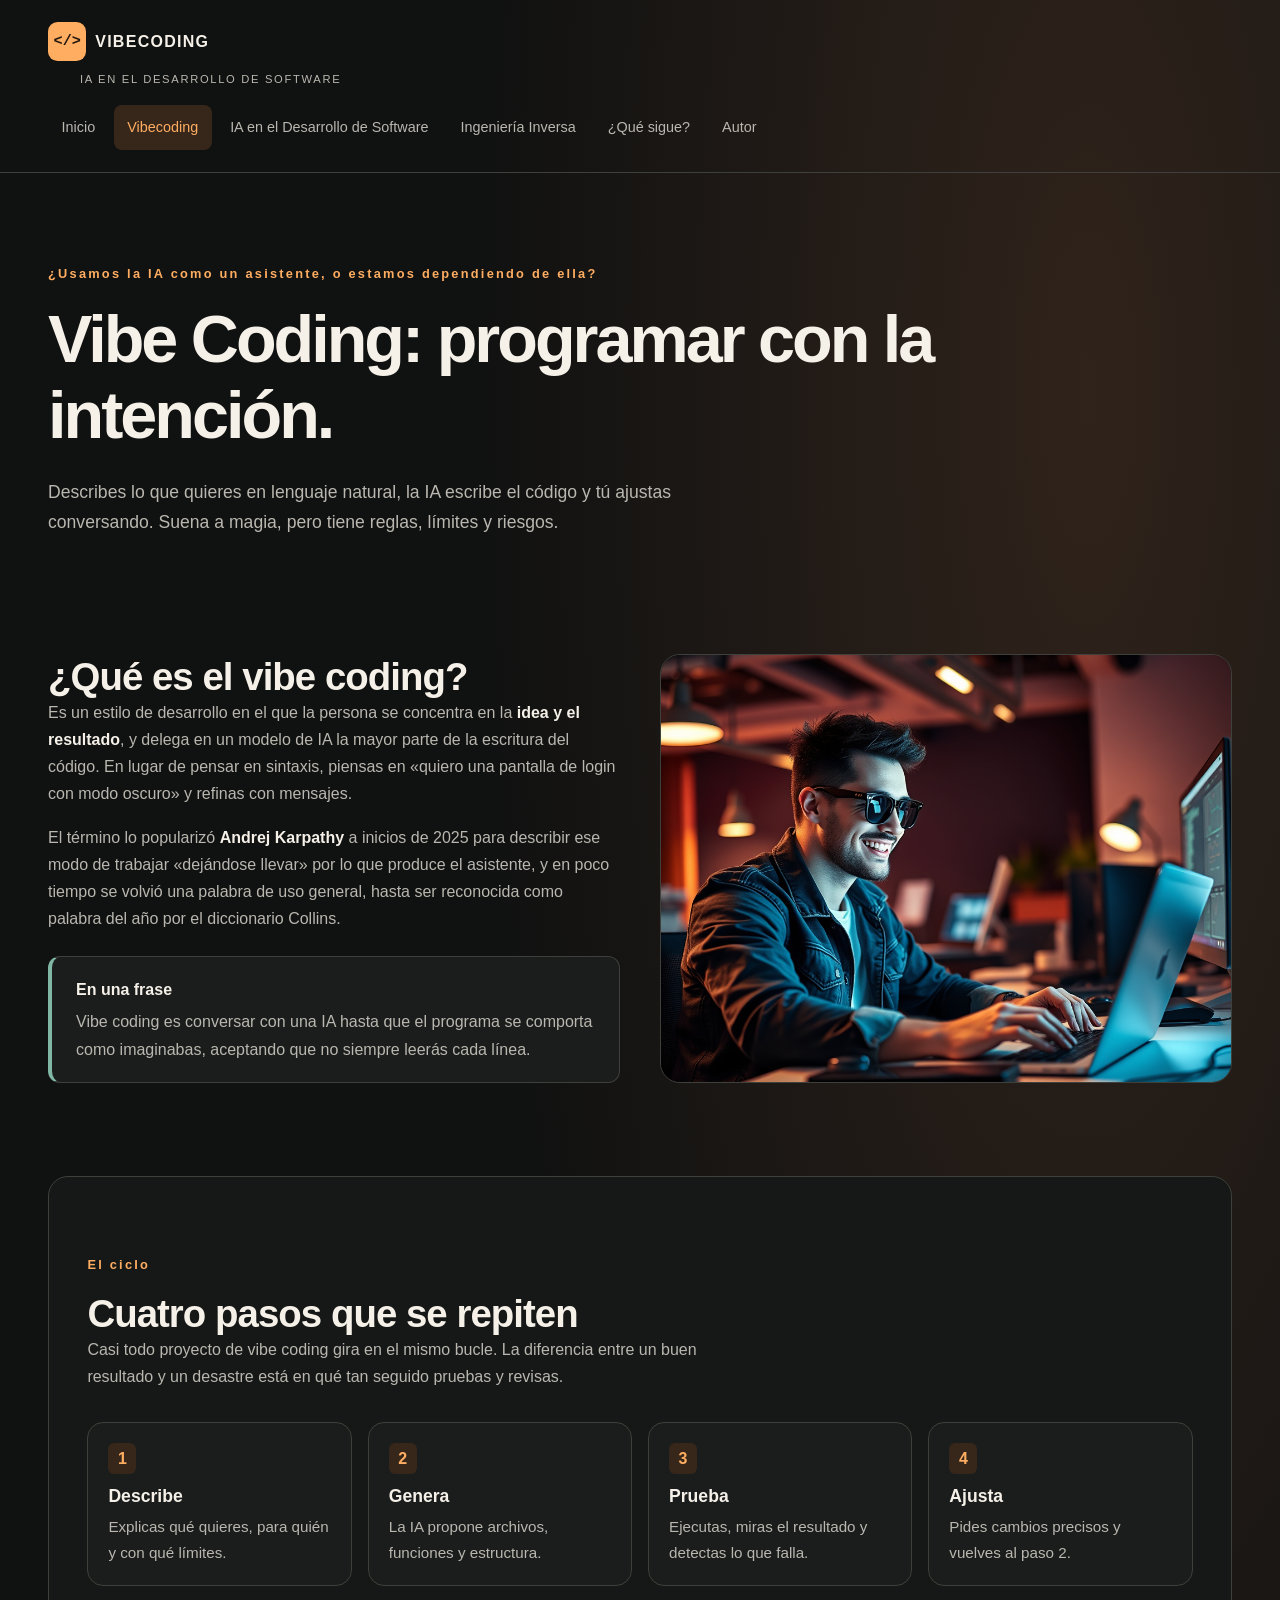
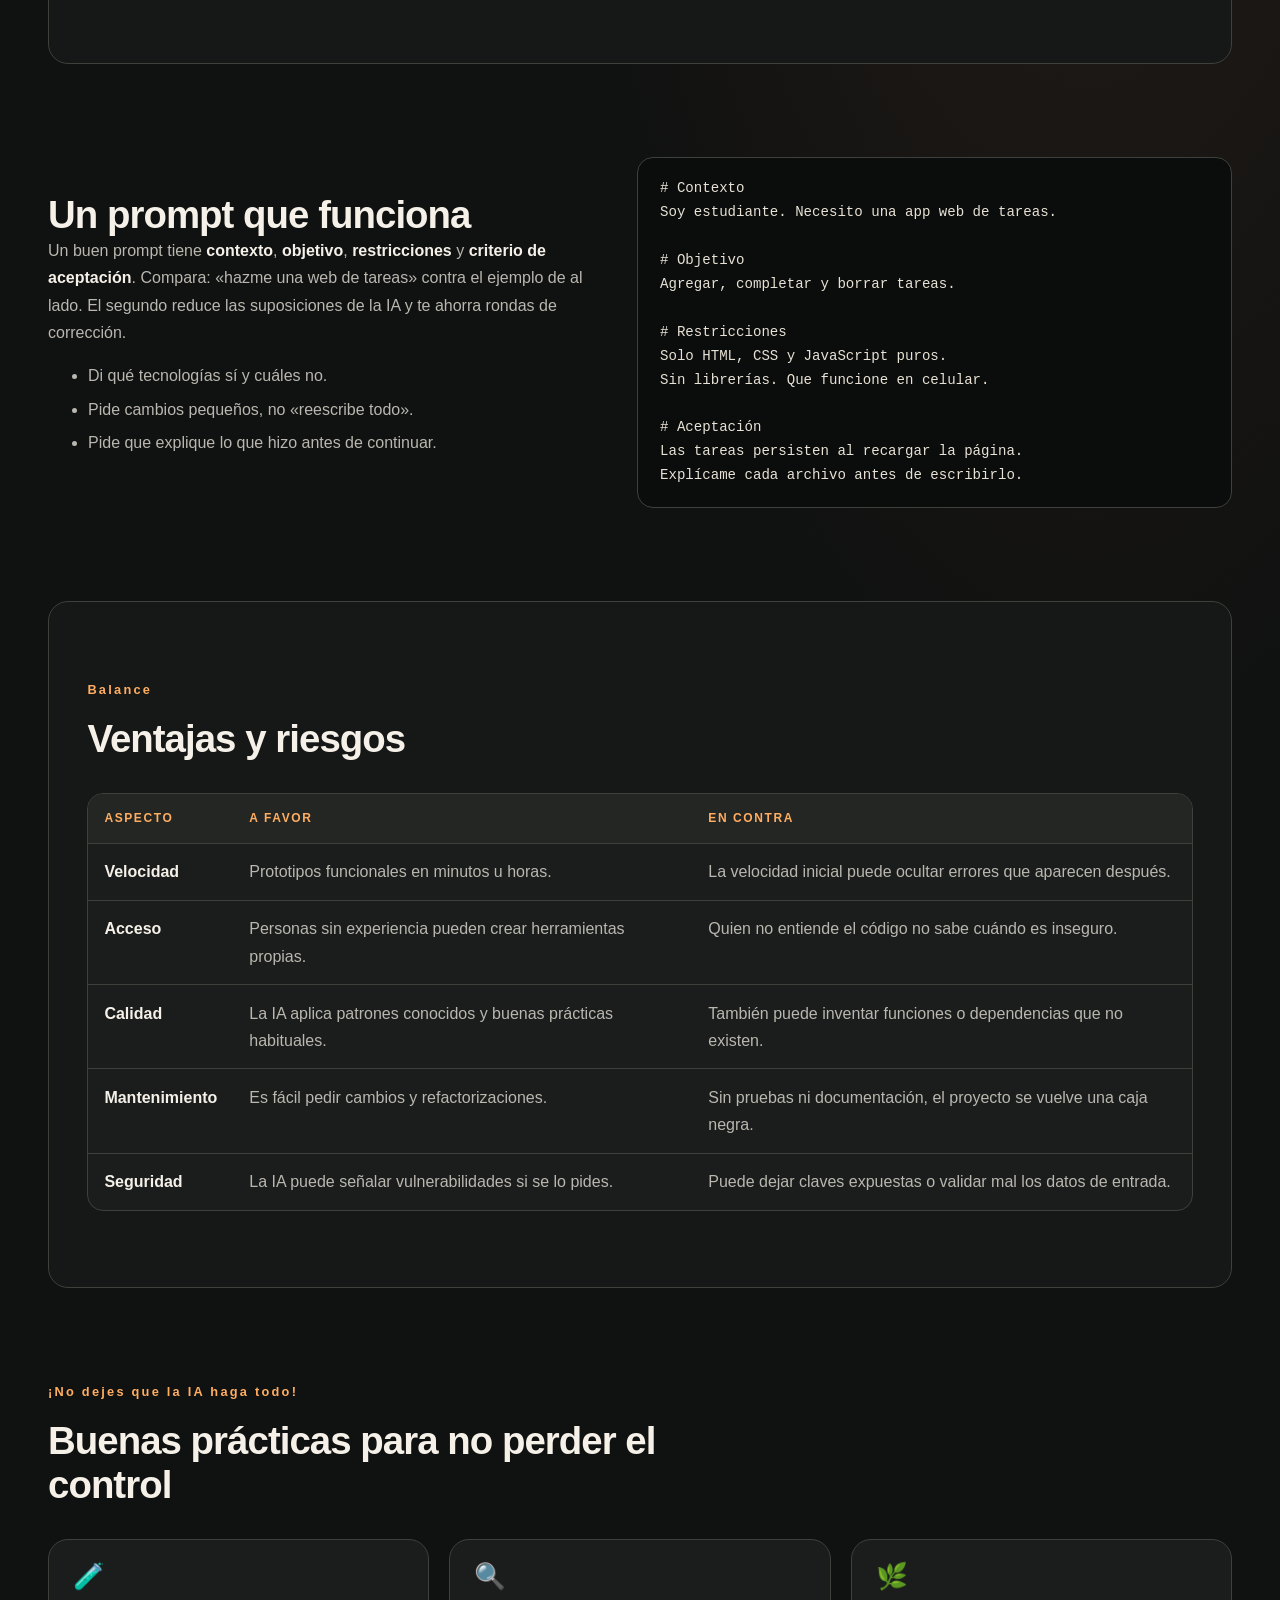
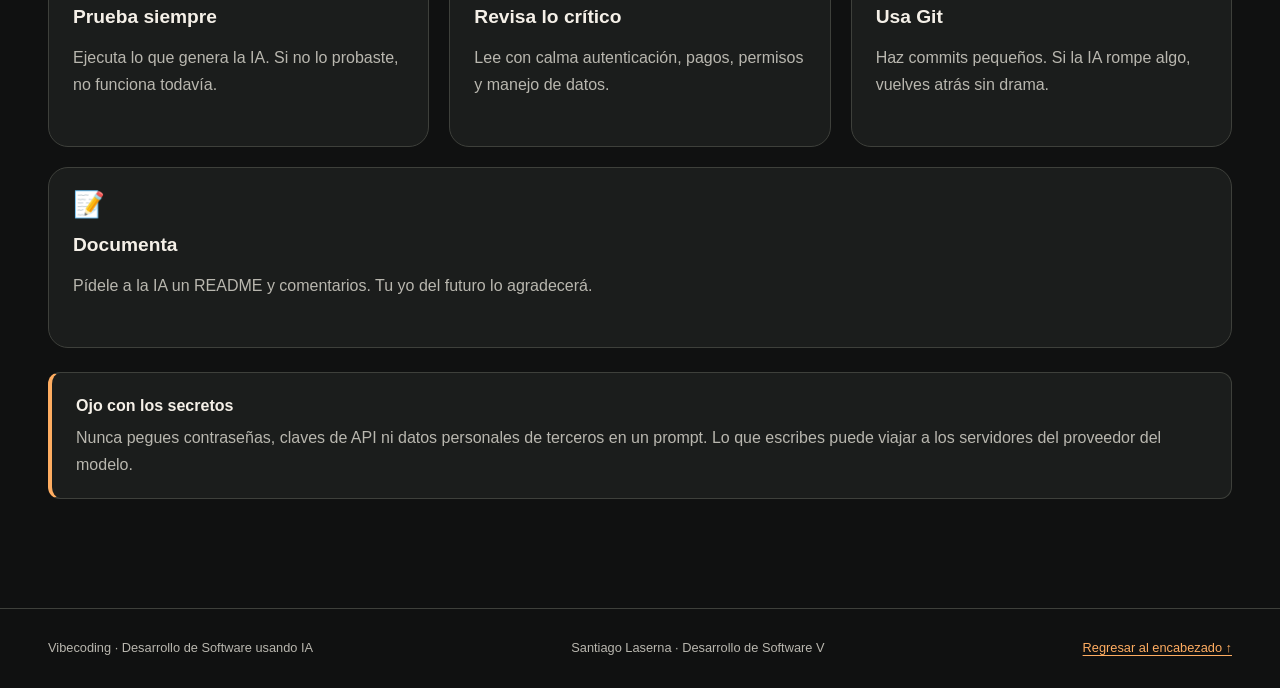
<file: vibecoding.html>
<!DOCTYPE html>
<html lang="es">
<head>
    <meta charset="UTF-8">
    <meta name="viewport" content="width=device-width, initial-scale=1.0">
    <meta name="description" content="Qué es el vibe coding, su ciclo de trabajo, ejemplos de prompts, ventajas, riesgos y buenas prácticas.">
    <title>Vibecoding | ¿Qué es el vibecoding?</title>
    <link rel="stylesheet" href="css/estilos.css">
</head>
<body>
    <a class="skip-link" href="#contenido">Saltar al contenido</a>
    <header class="site-header">
        <div class="container header-layout">
            <a class="brand" href="index.html"><span class="brand-icon" aria-hidden="true">&lt;/&gt;</span> VIBECODING<span class="brand-subtitle">IA en el desarrollo de software</span></a>
            <nav aria-label="Navegación principal">
                <ul class="nav-list">
                    <li><a href="index.html">Inicio</a></li>
                    <li><a href="vibecoding.html" class="activo" aria-current="page">Vibecoding</a></li>
                    <li><a href="IAsoftware.html">IA en el Desarrollo de Software</a></li>
                    <li><a href="ingenieria-inversa.html">Ingeniería Inversa</a></li>
                    <li><a href="quesigue.html">¿Qué sigue?</a></li>
                    <li><a href="autor.html">Autor</a></li>
                </ul>
            </nav>
        </div>
    </header>
    <main id="contenido" class="container" tabindex="-1">
        <section class="page-intro" aria-labelledby="gallery-title"><p class="eyebrow">¿Usamos la IA como un asistente, o estamos dependiendo de ella?</p><h1 id="gallery-title">Vibe Coding: programar con la intención.</h1><p class="lead">Describes lo que quieres en lenguaje natural, la IA escribe el código y tú ajustas conversando. Suena a magia, pero tiene reglas, límites y riesgos.</p></section>
        <section class="section" aria-labelledby="t-que">
      <div class="container split">
        <div>
          <h2 id="t-que">¿Qué es el vibe coding?</h2>
          <p>Es un estilo de desarrollo en el que la persona se concentra en la <strong>idea y el resultado</strong>, y delega en un modelo de IA la mayor parte de la escritura del código. En lugar de pensar en sintaxis, piensas en «quiero una pantalla de login con modo oscuro» y refinas con mensajes.</p>
          <p>El término lo popularizó <strong>Andrej Karpathy</strong> a inicios de 2025 para describir ese modo de trabajar «dejándose llevar» por lo que produce el asistente, y en poco tiempo se volvió una palabra de uso general, hasta ser reconocida como palabra del año por el diccionario Collins.</p>
          <div class="callout">
            <strong>En una frase</strong>
            <p>Vibe coding es conversar con una IA hasta que el programa se comporta como imaginabas, aceptando que no siempre leerás cada línea.</p>
          </div>
        </div>
        <figure class="img-slot" style="--ratio:4/3">
          <img src="IMG/vibe-coding-portada.jpg" alt="Persona programando con ayuda de un asistente de IA mediante conversación" width="800" height="600">
        </figure>
      </div>
    </section>

       <section class="section alt" aria-labelledby="t-ciclo">
      <div class="container">
        <div class="section-heading">
          <span class="eyebrow">El ciclo</span>
          <h2 id="t-ciclo">Cuatro pasos que se repiten</h2>
          <p>Casi todo proyecto de vibe coding gira en el mismo bucle. La diferencia entre un buen resultado y un desastre está en qué tan seguido pruebas y revisas.</p>
        </div>
        <div class="loop">
          <div><h3>Describe</h3><p>Explicas qué quieres, para quién y con qué límites.</p></div>
          <div><h3>Genera</h3><p>La IA propone archivos, funciones y estructura.</p></div>
          <div><h3>Prueba</h3><p>Ejecutas, miras el resultado y detectas lo que falla.</p></div>
          <div><h3>Ajusta</h3><p>Pides cambios precisos y vuelves al paso 2.</p></div>
        </div>
      </div>
    </section>

    <section class="section" aria-labelledby="t-prompt">
      <div class="container split">
        <div>
          <h2 id="t-prompt">Un prompt que funciona</h2>
          <p>Un buen prompt tiene <strong>contexto</strong>, <strong>objetivo</strong>, <strong>restricciones</strong> y <strong>criterio de aceptación</strong>. Compara: «hazme una web de tareas» contra el ejemplo de al lado. El segundo reduce las suposiciones de la IA y te ahorra rondas de corrección.</p>
          <ul>
            <li>Di qué tecnologías sí y cuáles no.</li>
            <li>Pide cambios pequeños, no «reescribe todo».</li>
            <li>Pide que explique lo que hizo antes de continuar.</li>
          </ul>
        </div>
        <pre class="code-block" aria-label="Ejemplo de prompt"># Contexto
Soy estudiante. Necesito una app web de tareas.

# Objetivo
Agregar, completar y borrar tareas.

# Restricciones
Solo HTML, CSS y JavaScript puros.
Sin librerías. Que funcione en celular.

# Aceptación
Las tareas persisten al recargar la página.
Explícame cada archivo antes de escribirlo.</pre>
      </div>
    </section>

    <section class="section alt" aria-labelledby="t-pros">
      <div class="container">
        <div class="section-heading">
          <span class="eyebrow">Balance</span>
          <h2 id="t-pros">Ventajas y riesgos</h2>
        </div>
        <div class="table-wrap">
          <table>
            <thead><tr><th scope="col">Aspecto</th><th scope="col">A favor</th><th scope="col">En contra</th></tr></thead>
            <tbody>
              <tr><th scope="row">Velocidad</th><td>Prototipos funcionales en minutos u horas.</td><td>La velocidad inicial puede ocultar errores que aparecen después.</td></tr>
              <tr><th scope="row">Acceso</th><td>Personas sin experiencia pueden crear herramientas propias.</td><td>Quien no entiende el código no sabe cuándo es inseguro.</td></tr>
              <tr><th scope="row">Calidad</th><td>La IA aplica patrones conocidos y buenas prácticas habituales.</td><td>También puede inventar funciones o dependencias que no existen.</td></tr>
              <tr><th scope="row">Mantenimiento</th><td>Es fácil pedir cambios y refactorizaciones.</td><td>Sin pruebas ni documentación, el proyecto se vuelve una caja negra.</td></tr>
              <tr><th scope="row">Seguridad</th><td>La IA puede señalar vulnerabilidades si se lo pides.</td><td>Puede dejar claves expuestas o validar mal los datos de entrada.</td></tr>
            </tbody>
          </table>
        </div>
      </div>
    </section>

    <section class="section" aria-labelledby="t-bp">
      <div class="container">
        <div class="section-heading">
          <span class="eyebrow">¡No dejes que la IA haga todo!</span>
          <h2 id="t-bp">Buenas prácticas para no perder el control</h2>
        </div>
        <div class="card-list">
          <article class="card"><span class="icon" aria-hidden="true">🧪</span><h3>Prueba siempre</h3><p>Ejecuta lo que genera la IA. Si no lo probaste, no funciona todavía.</p></article>
          <article class="card"><span class="icon" aria-hidden="true">🔍</span><h3>Revisa lo crítico</h3><p>Lee con calma autenticación, pagos, permisos y manejo de datos.</p></article>
          <article class="card"><span class="icon" aria-hidden="true">🌿</span><h3>Usa Git</h3><p>Haz commits pequeños. Si la IA rompe algo, vuelves atrás sin drama.</p></article>
          <article class="card"><span class="icon" aria-hidden="true">📝</span><h3>Documenta</h3><p>Pídele a la IA un README y comentarios. Tu yo del futuro lo agradecerá.</p></article>
        </div>
        <div class="callout warn">
          <strong>Ojo con los secretos</strong>
          <p>Nunca pegues contraseñas, claves de API ni datos personales de terceros en un prompt. Lo que escribes puede viajar a los servidores del proveedor del modelo.</p>
        </div>
      </div>
    </section>

    </main>
    <footer class="site-footer">
        <div class="container footer-layout"><p>Vibecoding · Desarrollo de Software usando IA</p><p>Santiago Laserna · Desarrollo de Software V</p><a href="#contenido">Regresar al encabezado ↑</a></div>
    </footer>
</body>
</html>
</file>
<file: css/estilos.css>
/* =========================================================
   estilos.css — Vibecoding (Desarrollo de Software V)
   Orden del archivo:
   1 Base · 2 Estructura (container, secciones) · 3 Encabezado y menú
   4 Portada (hero) · 5 Botones · 6 Tarjetas y galería
   7 Componentes de contenido · 8 Imágenes · 9 Pie de página · 10 Pantallas grandes
   ========================================================= */

/* ---------- 1. Base ---------- */
html {
    color-scheme: dark;
}
html, body, header, nav, main, section, article, footer,
div, span, h1, h2, h3, p, a, ul, li, figure, figcaption, img, iframe {
    box-sizing: border-box;
}
body {
    margin: 0;
    background: radial-gradient(ellipse at 85% 10%, #30231b 0, transparent 40%), #101111;
    color: #f5f0e8;
    font-family: 'Segoe UI', Arial, sans-serif;
    line-height: 1.7;
}
h1, h2, h3, p, figure {
    margin: 0;
}
h1, h2, h3 {
    line-height: 1.15;
}
h1 {
    font-size: clamp(2.5rem, 5.2vw, 4.8rem);
    font-weight: 750;
    letter-spacing: -0.045em;
}
h2 {
    font-size: clamp(1.6rem, 3vw, 2.4rem);
    letter-spacing: -0.025em;
}
h3 {
    font-size: 1.4rem;
}
p {
    color: #b9b7af;
}
p + p,
p + ul {
    margin-top: 1rem;
}
ul, ol {
    color: #b9b7af;
}
li + li {
    margin-top: 0.4rem;
}
strong {
    color: #f5f0e8;
}
a {
    color: #ffad61;
    text-underline-offset: 0.25em;
}
a:hover {
    color: #f5f0e8;
}
img {
    display: block;
    max-width: 100%;
    height: auto;
}
a:focus-visible,
summary:focus-visible {
    outline: 3px solid #ffad61;
    outline-offset: 5px;
}
code {
    padding: 0.1em 0.4em;
    border: 1px solid #3e403b;
    border-radius: 0.3rem;
    background: #1b1d1c;
    font-size: 0.9em;
}

/* ---------- 2. Estructura ---------- */
.container {
    width: min(74rem, calc(100% - 2rem));
    margin-inline: auto;
}
/* Un .container dentro de otro ya no se encoge dos veces */
.container .container {
    width: 100%;
}
.skip-link {
    position: absolute;
    top: 0.5em;
    left: 1rem;
    transform: translateY(-180%);
    background: #f5f0e8;
    color: #101111;
    padding: 0.75rem;
    z-index: 10;
}
.skip-link:focus {
    transform: translateY(0);
}
.section {
    padding-block: clamp(2.5rem, 6vw, 5rem);
}
/* Sección con fondo destacado (clase "alt") */
.section.alt {
    margin-block: 1rem;
    padding-inline: clamp(1rem, 3vw, 2.5rem);
    border: 1px solid #3e403b;
    border-radius: 1.25rem;
    background: #161817;
}
.section-heading {
    max-width: 42rem;
    margin-bottom: 2rem;
}
.eyebrow {
    display: block;
    color: #ffad61;
    font-size: 0.80rem;
    font-weight: 800;
    letter-spacing: 0.14rem;
    margin-bottom: 1rem;
}
.lead {
    font-size: 1.1rem;
    max-width: 42rem;
    margin-top: 1.5rem;
}
.page-intro {
    padding-block: clamp(3rem, 7vw, 6rem) 2.5rem;
}
/* Texto + imagen: una columna en celular, dos en pantallas grandes */
.split {
    display: flex;
    flex-direction: column;
    gap: 2.5rem;
}
.split > * {
    flex: 1;
    min-width: 0;
}

/* ---------- 3. Encabezado y menú ---------- */
.site-header {
    border-bottom: 1px solid #3e403b;
}
.header-layout {
    display: flex;
    flex-wrap: wrap;
    justify-content: space-between;
    align-items: center;
    gap: 1rem;
    padding-block: 1.4rem;
}
.brand {
    display: flex;
    flex-wrap: wrap;
    align-items: center;
    gap: 0.55rem;
    color: #f5f0e8;
    font-weight: 800;
    letter-spacing: 0.08em;
    text-decoration: none;
}
.brand-icon {
    display: grid;
    place-items: center;
    width: 2.4rem;
    height: 2.4rem;
    border-radius: 0.6rem;
    background: #ffad61;
    color: #22170e;
    font-family: Consolas, 'Courier New', monospace;
    font-size: 0.95rem;
    font-weight: 700;
    letter-spacing: 0;
}
.brand-subtitle {
    flex-basis: 100%;
    margin-left: 2rem;
    color: #b9b7af;
    font-size: 0.7rem;
    font-weight: 400;
    letter-spacing: 0.15em;
    text-transform: uppercase;
}
.nav-list {
    display: flex;
    flex-wrap: wrap;
    gap: 0.3rem;
    padding: 0;
    margin: 0;
    list-style: none;
}
.nav-list li + li {
    margin-top: 0;
}
.nav-list a {
    display: block;
    padding: 0.65rem 0.85rem;
    border-radius: 0.5rem;
    color: #b9b7af;
    text-decoration: none;
    font-size: 0.9rem;
}
.nav-list a:hover {
    background: #1b1d1c;
    color: #f5f0e8;
}
.nav-list .activo {
    background: #37271b;
    color: #ffad61;
}

/* ---------- 4. Portada (hero) ---------- */
.hero {
    display: flex;
    flex-direction: column;
    gap: 2.5rem;
    padding-block: clamp(3rem, 7vw, 6rem);
    align-items: center;
}
.hero-copy,
.hero > .img-slot {
    flex: 1;
    min-width: 0;
    width: 100%;
}
.hero h1 span {
    color: #ffad61;
}

/* ---------- 5. Botones y enlaces ---------- */
.actions {
    display: flex;
    flex-wrap: wrap;
    align-items: center;
    gap: 1.5rem;
    margin-top: 2rem;
}
.button {
    display: inline-flex;
    gap: 1.5rem;
    align-items: center;
    padding: 0.85rem 1.3rem;
    border-radius: 0.6rem;
    background: #ffad61;
    color: #22170e;
    font-weight: 700;
    text-decoration: none;
}
.button:hover {
    background: #f5f0e8;
    color: #22170e;
}
.text-link {
    font-size: 0.9rem;
    font-weight: 600;
    text-decoration: none;
}

/* ---------- 6. Tarjetas y galería ---------- */
.card-list,
.gallery {
    display: flex;
    flex-wrap: wrap;
    gap: 1.25rem;
}
.card {
    flex: 1 1 18rem;
    min-width: 0;
    padding: 1.5rem;
    border: 1px solid #3e403b;
    border-radius: 1.25rem;
    background: #1b1d1c;
}
.card-number {
    display: block;
    font-size: 0.9rem;
    color: #ffad61;
    letter-spacing: 0.12rem;
    margin-bottom: 1.5rem;
}
.card h2,
.card h3 {
    font-size: 1.2rem;
}
.card p {
    margin-block: 1rem 1.5rem;
}
.icon {
    display: block;
    margin-bottom: 1rem;
    font-size: 1.6rem;
    line-height: 1;
}
.history-list {
    margin-bottom: 4rem;
}
.gallery {
    margin-top: 2rem;
    padding-bottom: 2rem;
}
.gallery .img-slot {
    flex: 1 1 16rem;
    min-width: 0;
}

/* ---------- 7. Componentes de contenido ---------- */
/* Pasos numerados (vibe coding y fases de la IA) */
.loop {
    display: flex;
    flex-wrap: wrap;
    gap: 1rem;
    margin-top: 1.5rem;
    counter-reset: paso;
}
.loop > div {
    flex: 1 1 14rem;
    min-width: 0;
    padding: 1.25rem;
    border: 1px solid #3e403b;
    border-radius: 1rem;
    background: #1b1d1c;
    counter-increment: paso;
}
.loop > div::before {
    content: counter(paso);
    display: inline-block;
    margin-bottom: 0.75rem;
    padding: 0.1rem 0.6rem;
    border-radius: 0.4rem;
    background: #37271b;
    color: #ffad61;
    font-weight: 700;
}
.loop h3 {
    font-size: 1.1rem;
}
.loop p {
    margin-top: 0.5rem;
    font-size: 0.95rem;
}

/* Línea de tiempo (lista ordenada) */
.timeline {
    margin: 0;
    padding: 0 0 0 1.5rem;
    border-left: 2px solid #3e403b;
    list-style: none;
}
.timeline li {
    position: relative;
    margin: 0;
    padding: 0 0 1.5rem 1rem;
}
.timeline li::before {
    content: "";
    position: absolute;
    top: 0.5rem;
    left: calc(-1.5rem - 0.4rem - 1px);
    width: 0.8rem;
    height: 0.8rem;
    border-radius: 50%;
    background: #ffad61;
}
.timeline time {
    display: block;
    color: #ffad61;
    font-size: 0.8rem;
    letter-spacing: 0.1rem;
}
.timeline h3 {
    font-size: 1.15rem;
}

/* Avisos */
.callout {
    margin-top: 1.5rem;
    padding: 1.2rem 1.5rem;
    border: 1px solid #3e403b;
    border-left: 4px solid #7fb7a4;
    border-radius: 0.75rem;
    background: #1b1d1c;
}
.callout strong {
    display: block;
    margin-bottom: 0.3rem;
}
.callout.warn {
    border-left-color: #ffad61;
}
.callout.danger {
    border-left-color: #ff8a7a;
}

/* Tabla */
.table-wrap {
    overflow-x: auto;
    border: 1px solid #3e403b;
    border-radius: 1rem;
    background: #1b1d1c;
}
table {
    width: 100%;
    min-width: 36rem;
    border-collapse: collapse;
}
th, td {
    padding: 0.9rem 1rem;
    border-bottom: 1px solid #3e403b;
    text-align: left;
    vertical-align: top;
}
thead th {
    background: #242624;
    color: #ffad61;
    font-size: 0.75rem;
    letter-spacing: 0.1rem;
    text-transform: uppercase;
}
tbody th {
    color: #f5f0e8;
}
td {
    color: #b9b7af;
}
tbody tr:last-child th,
tbody tr:last-child td {
    border-bottom: 0;
}

/* Bloque de código / ejemplo de prompt */
.code-block {
    margin: 0;
    padding: 1.2rem 1.4rem;
    border: 1px solid #3e403b;
    border-radius: 1rem;
    background: #0b0c0c;
    color: #e8e2d6;
    font-family: Consolas, 'Courier New', monospace;
    font-size: 0.88rem;
    line-height: 1.7;
    white-space: pre-wrap;
    overflow-x: auto;
}

/* Preguntas desplegables (details) de la página del autor */
.faq-column {
    flex: 1 1 22rem;
    min-width: 0;
}
.faq-column h3 {
    margin-bottom: 1rem;
}
.faq {
    margin-bottom: 0.75rem;
    border: 1px solid #3e403b;
    border-radius: 0.75rem;
    background: #1b1d1c;
}
.faq summary {
    padding: 1rem 1.2rem;
    color: #f5f0e8;
    font-weight: 700;
    cursor: pointer;
}
.faq[open] {
    border-color: #ffad61;
}
.faq-body {
    padding: 0 1.2rem 1rem;
}

/* ---------- 8. Imágenes ---------- */
.img-slot img {
    width: 100%;
    max-height: 32rem;
    aspect-ratio: var(--ratio, 16 / 9);
    object-fit: cover;
    border: 1px solid #3e403b;
    border-radius: 1.25rem;
}
.img-slot figcaption {
    margin-top: 0.75rem;
    font-size: 0.8rem;
    color: #b9b7af;
}
.img-slot.round {
    max-width: 20rem;
    margin-inline: auto;
}
.img-slot.round img {
    border-radius: 50%;
}

/* Video (sin usar por ahora, listo para cuando se necesite) */
.video-section {
    max-width: 60rem;
    margin-inline: auto;
    padding-bottom: 4rem;
}
.video-section h2 {
    margin-bottom: 1.5rem;
}
.video-iframe {
    aspect-ratio: 16 / 9;
    border: 1px solid #3e403b;
    border-radius: 1.25rem;
    overflow: hidden;
    background: #1b1d1b;
}
.video-iframe iframe {
    display: block;
    width: 100%;
    height: 100%;
    border: 0;
}
.video-note {
    margin-top: 1rem;
    font-size: 0.9rem;
}

/* ---------- 9. Pie de página ---------- */
.site-footer {
    margin-top: 2rem;
    border-top: 1px solid #3e403b;
    font-size: 0.8rem;
}
.footer-layout {
    display: flex;
    flex-wrap: wrap;
    justify-content: space-between;
    gap: 1rem;
    padding-block: 1.8rem;
}
.footer-layout p {
    margin: 0;
}

/* ---------- Botón "Mostrar más" (lo controla js/script.js) ---------- */
.boton-mas {
    padding: 0;
    border: 0;
    background: none;
    color: #ffad61;
    font: inherit;
    font-size: 0.9rem;
    font-weight: 600;
    text-decoration: underline;
    text-underline-offset: 0.25em;
    cursor: pointer;
}
.boton-mas:hover {
    color: #f5f0e8;
}
.boton-mas:focus-visible {
    outline: 3px solid #ffad61;
    outline-offset: 5px;
}

/* ---------- 10. Pantallas grandes ---------- */
@media (min-width: 56rem) {
    .split,
    .hero {
        flex-direction: row;
        align-items: center;
    }
}
</file>
